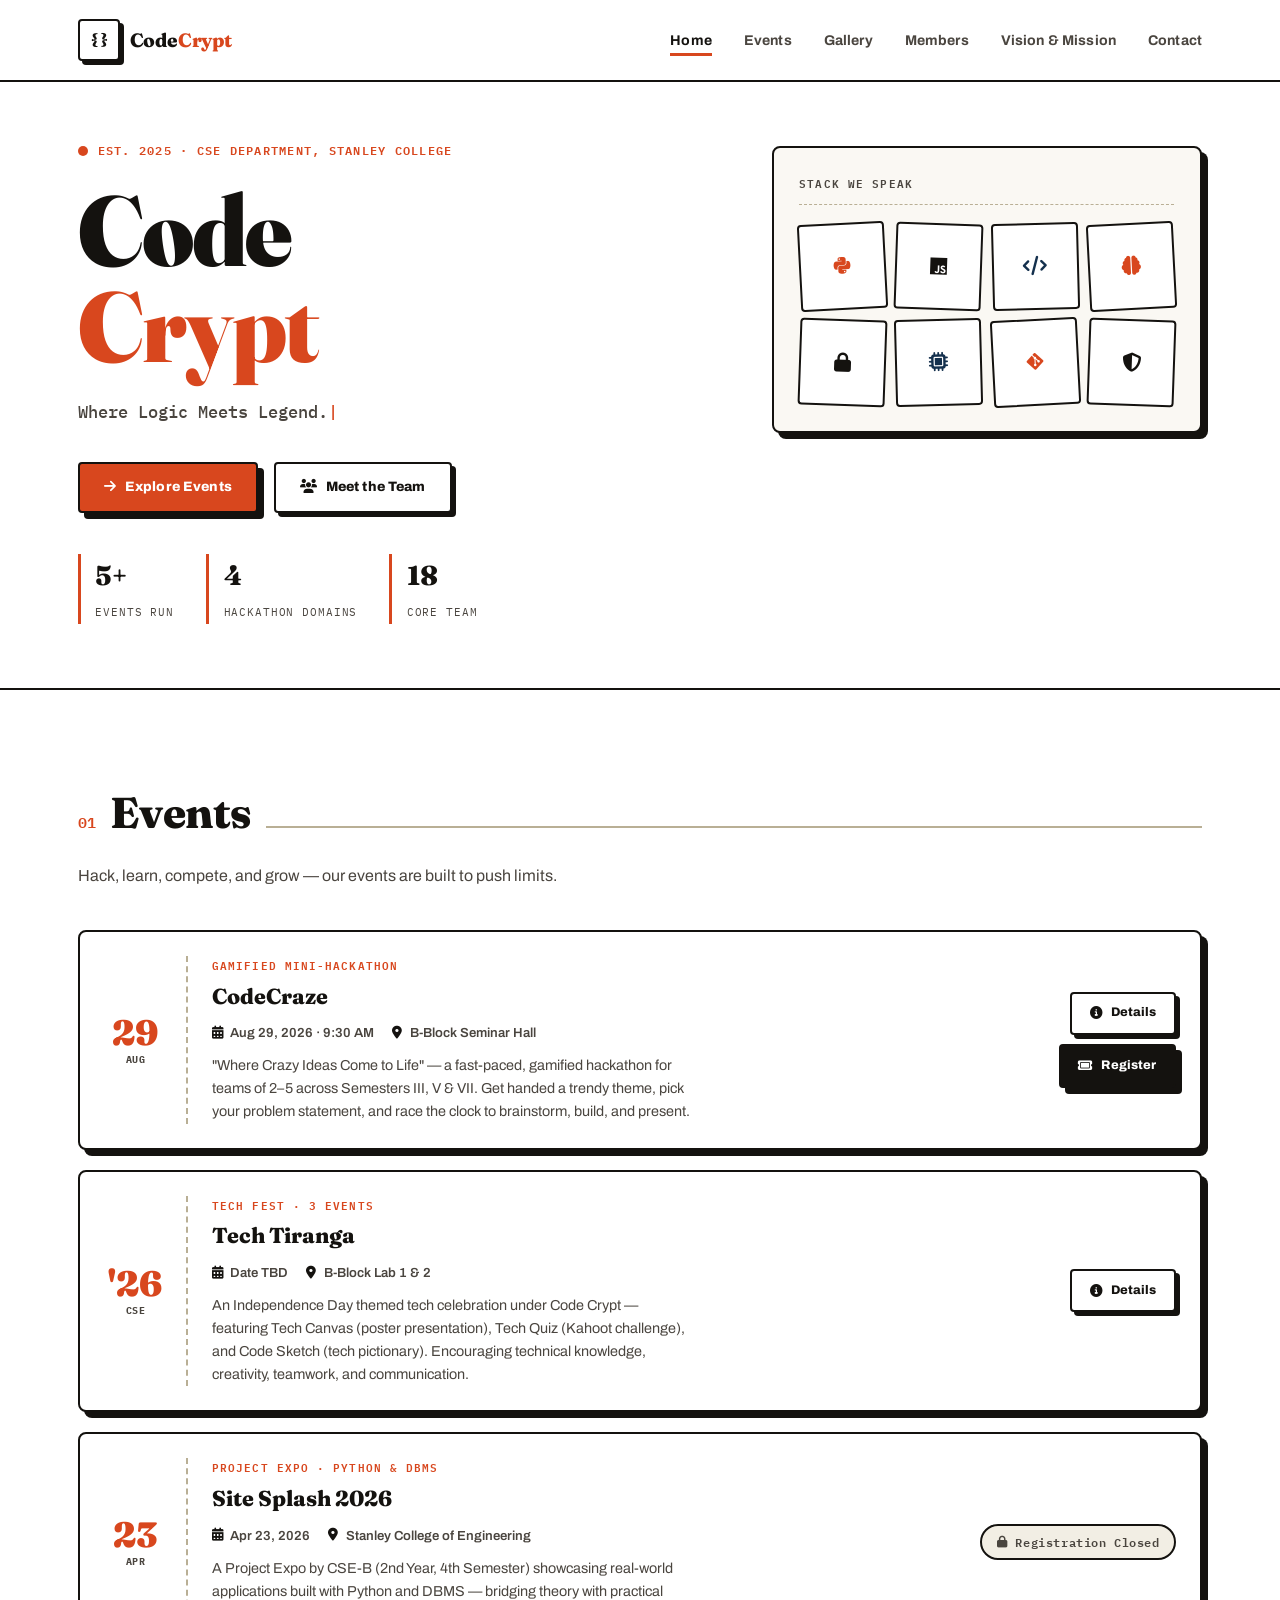
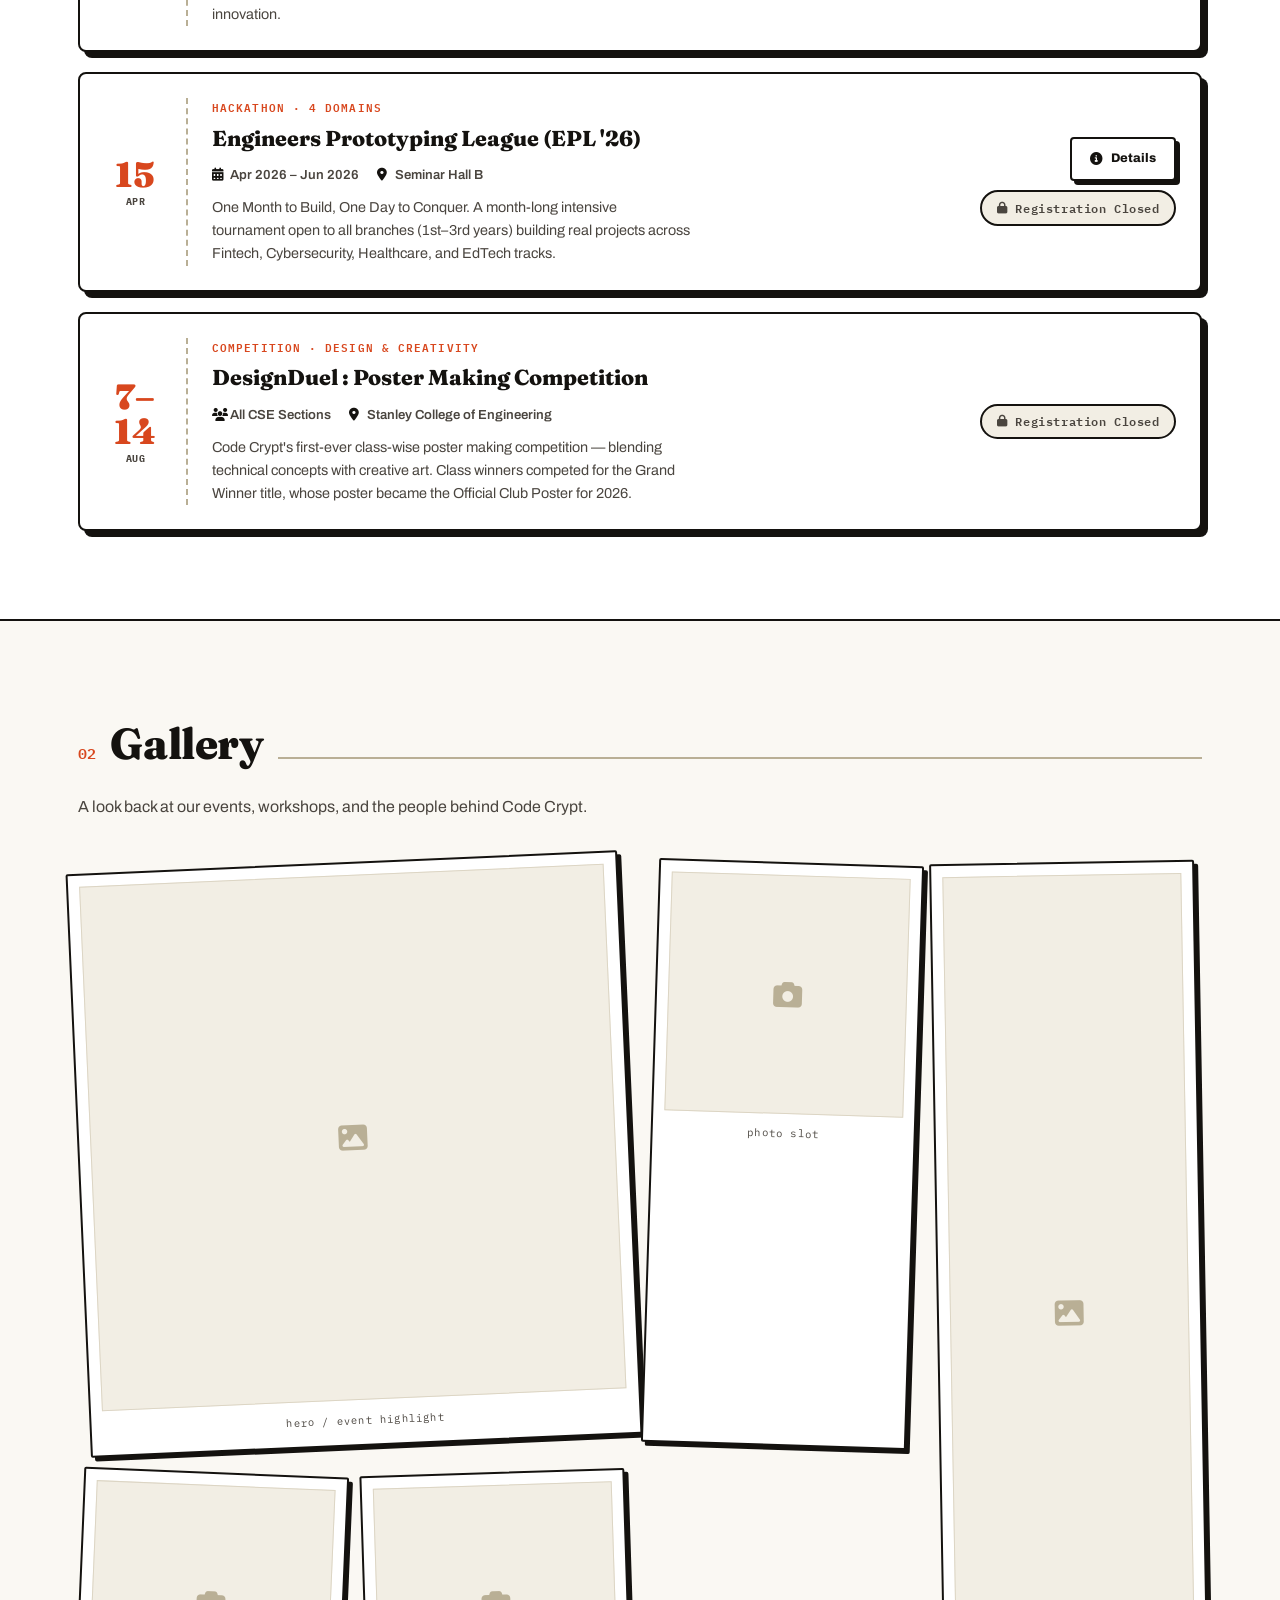
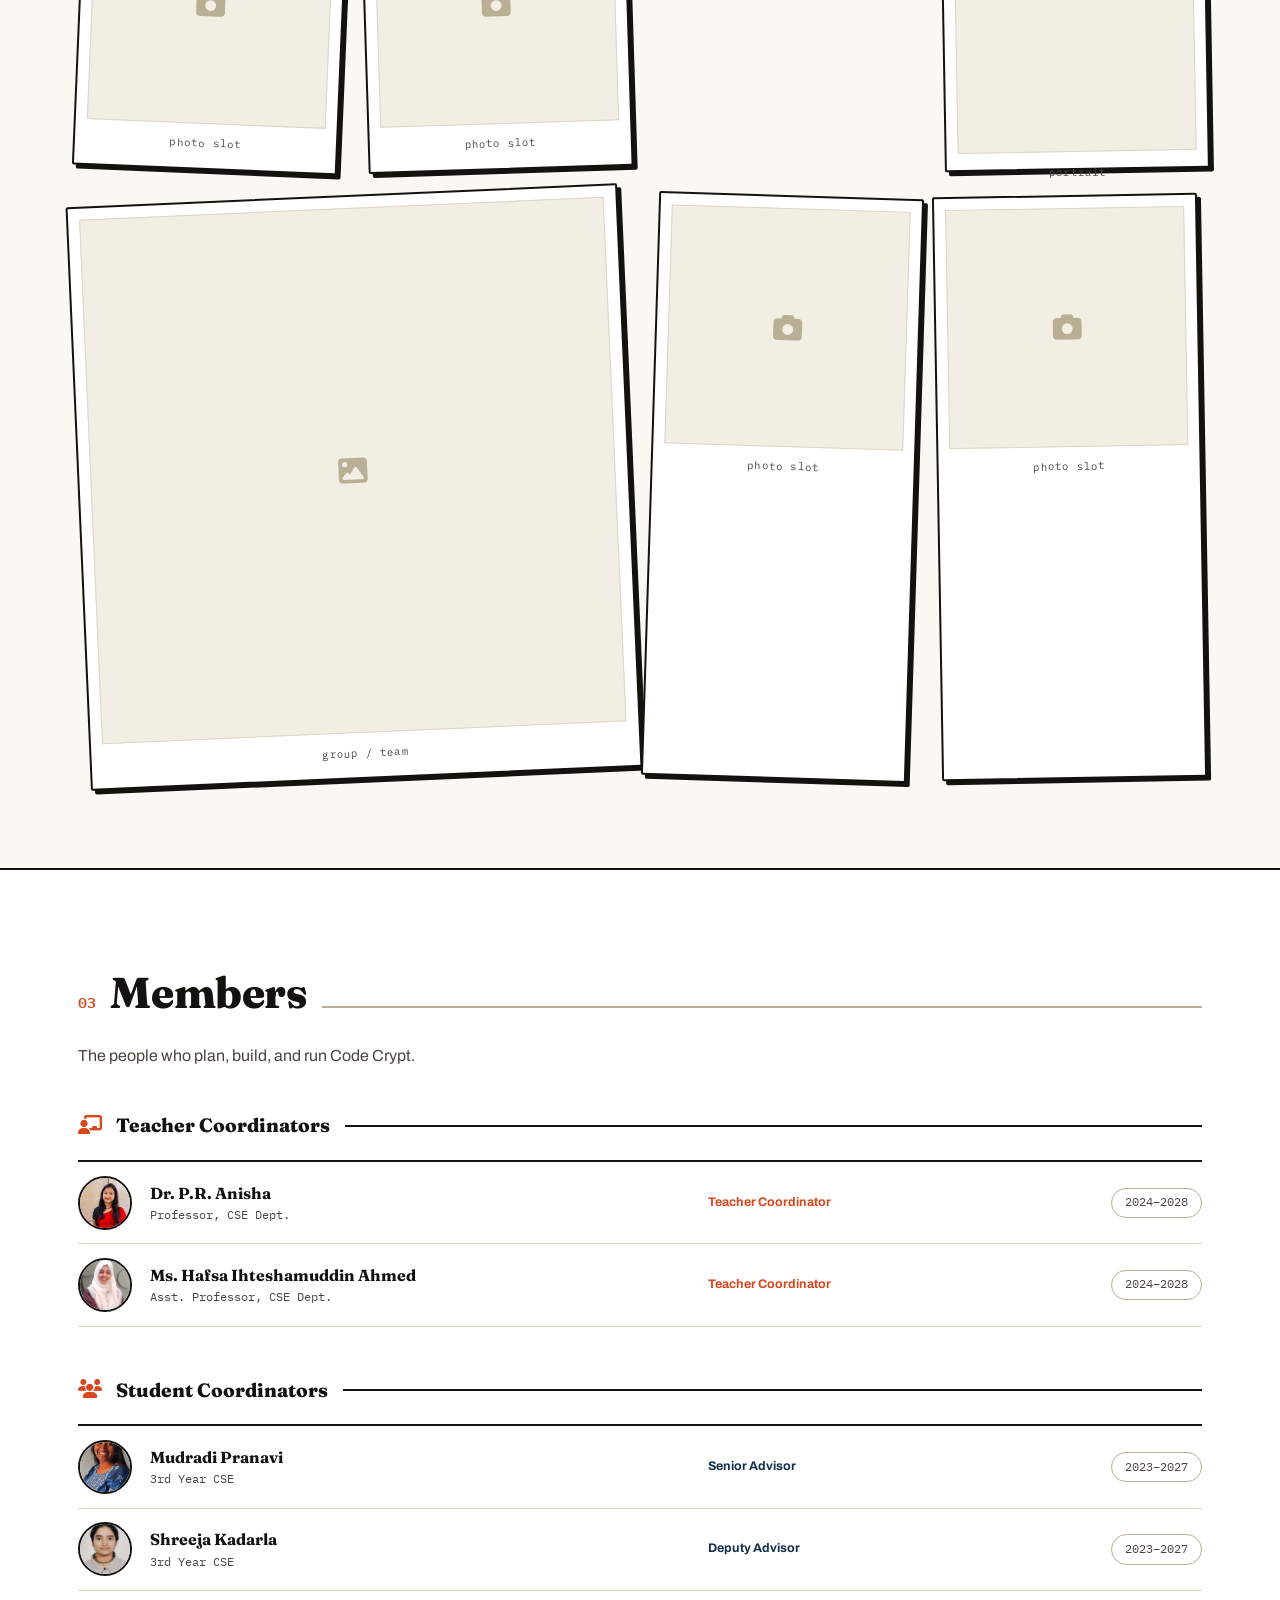
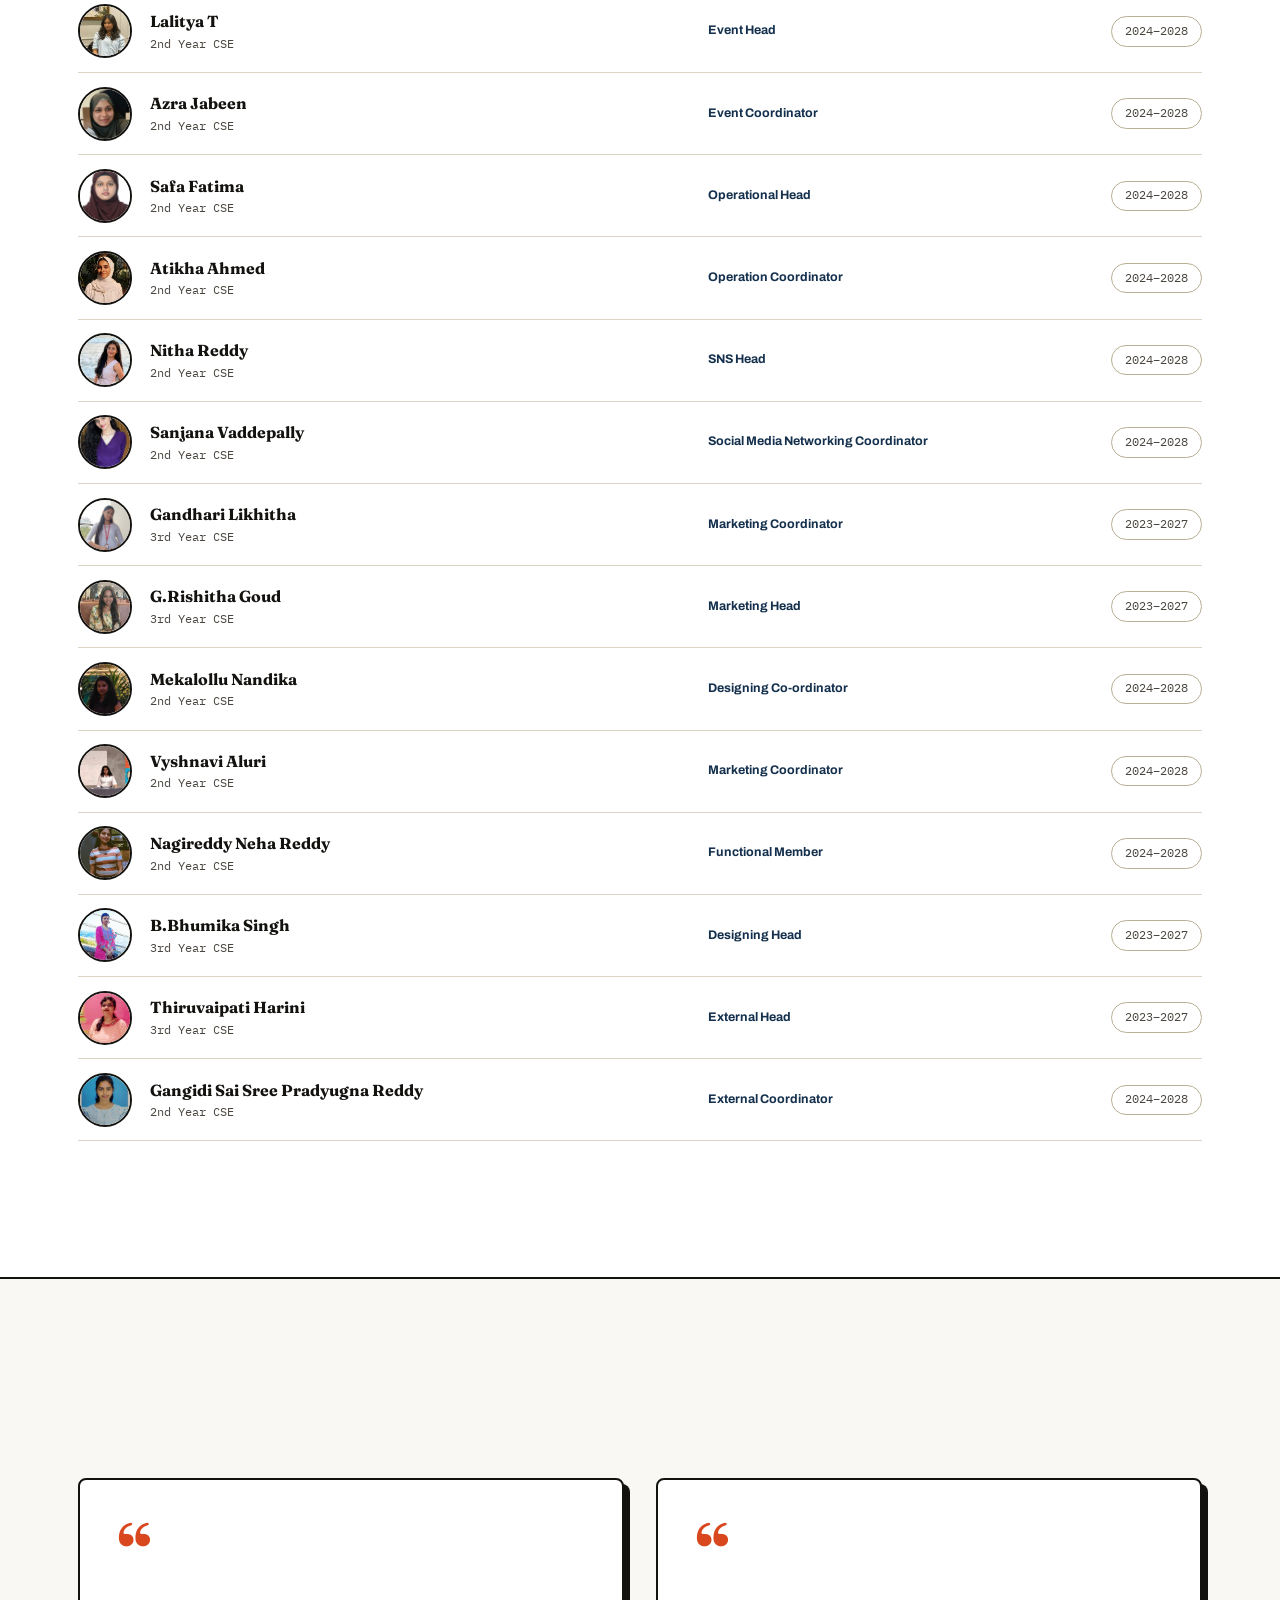
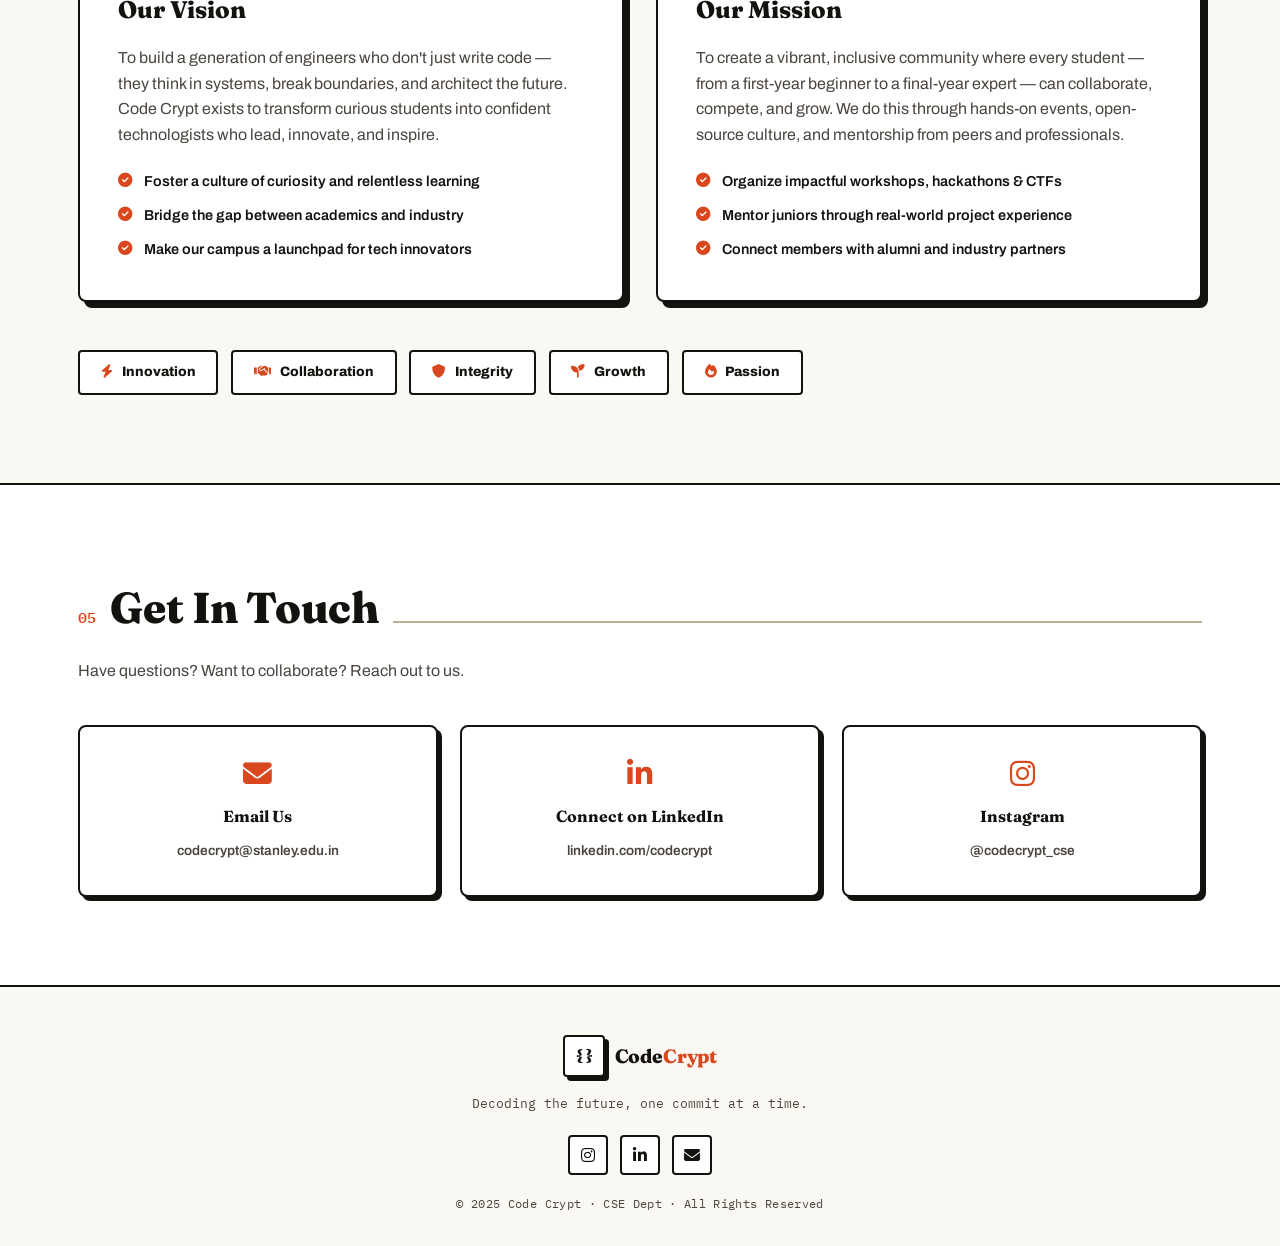
<file: index.html>
<!DOCTYPE html>
<html lang="en">

<head>
  <meta charset="UTF-8" />
  <meta name="viewport" content="width=device-width, initial-scale=1.0" />
  <title>Code Crypt — Where Logic Meets Legend</title>
  <link rel="stylesheet" href="style.css" />
  <link rel="preconnect" href="https://fonts.googleapis.com" />
  <link
    href="https://fonts.googleapis.com/css2?family=Fraunces:opsz,wght@9..144,600;9..144,700;9..144,800;9..144,900&family=Archivo:wght@400;500;600;700;800&family=IBM+Plex+Mono:wght@500;600&display=swap"
    rel="stylesheet" />
  <link rel="stylesheet" href="https://cdnjs.cloudflare.com/ajax/libs/font-awesome/6.5.0/css/all.min.css" />
</head>

<body>

  <div id="loader">
    <div class="loader-inner">
      <div class="loader-logo">
        <span class="bracket">{</span><span class="loader-cc">CC</span><span class="bracket">}</span>
      </div>
      <div class="loader-bar-wrap"><div class="loader-bar"></div></div>
      <p class="loader-text">Decrypting Access…</p>
    </div>
  </div>

  <div id="scroll-progress"></div>

  <nav id="navbar">
    <div class="nav-inner">
      <a href="#home" class="brand">
        <span class="brand-mark">{ }</span>
        <span class="brand-name">Code<em>Crypt</em></span>
      </a>
      <button class="hamburger" id="hamburger" aria-label="Toggle menu">
        <span></span><span></span><span></span>
      </button>
      <ul class="nav-links" id="nav-links">
        <li><a href="#home" class="nav-link active" data-section="home">Home</a></li>
        <li><a href="#events" class="nav-link" data-section="events">Events</a></li>
        <li><a href="#gallery" class="nav-link" data-section="gallery">Gallery</a></li>
        <li><a href="#members" class="nav-link" data-section="members">Members</a></li>
        <li><a href="#vision" class="nav-link" data-section="vision">Vision &amp; Mission</a></li>
        <li><a href="#contact" class="nav-link" data-section="contact">Contact</a></li>
      </ul>
    </div>
  </nav>

  <main>

    <!-- ===== HOME ===== -->
    <section id="home" class="wrap hero">
      <div>
        <div class="hero-eyebrow reveal">Est. 2025 · CSE Department, Stanley College</div>
        <h1 class="reveal">Code<br><em>Crypt</em></h1>
        <p class="hero-tagline reveal"><span id="typewriter"></span><span class="cursor">|</span></p>
        <div class="hero-cta reveal">
          <a href="#events" class="btn btn-accent"><i class="fa-solid fa-arrow-right"></i> Explore Events</a>
          <a href="#members" class="btn btn-outline"><i class="fa-solid fa-users"></i> Meet the Team</a>
        </div>
        <div class="hero-stats reveal">
          <div class="stat"><span class="stat-num">5+</span><span class="stat-label">Events Run</span></div>
          <div class="stat"><span class="stat-num">4</span><span class="stat-label">Hackathon Domains</span></div>
          <div class="stat"><span class="stat-num">18</span><span class="stat-label">Core Team</span></div>
        </div>
      </div>
      <div class="hero-panel reveal">
        <div class="hero-panel-head">Stack we speak</div>
        <div class="stamp-grid">
          <div class="stamp"><i class="fa-brands fa-python"></i></div>
          <div class="stamp"><i class="fa-brands fa-js"></i></div>
          <div class="stamp"><i class="fa-solid fa-code"></i></div>
          <div class="stamp"><i class="fa-solid fa-brain"></i></div>
          <div class="stamp"><i class="fa-solid fa-lock"></i></div>
          <div class="stamp"><i class="fa-solid fa-microchip"></i></div>
          <div class="stamp"><i class="fa-brands fa-git-alt"></i></div>
          <div class="stamp"><i class="fa-solid fa-shield-halved"></i></div>
        </div>
      </div>
    </section>

    <!-- ===== EVENTS ===== -->
    <section id="events" class="sect">
      <div class="wrap">
        <div class="sect-label reveal"><span class="num">01</span><h2>Events</h2><span class="rule"></span></div>
        <p class="sect-sub reveal">Hack, learn, compete, and grow — our events are built to push limits.</p>

        <div class="tickets reveal">

          <div class="ticket" onclick="window.location.href='codecraze.html'">
            <div class="ticket-idx">29<span class="idx-mon">AUG</span></div>
            <div class="ticket-body">
              <span class="ticket-tag">Gamified Mini-Hackathon</span>
              <h3 class="ticket-name">CodeCraze</h3>
              <div class="ticket-meta">
                <span><i class="fa-solid fa-calendar-days"></i> Aug 29, 2026 · 9:30 AM</span>
                <span><i class="fa-solid fa-location-dot"></i> B-Block Seminar Hall</span>
              </div>
              <p class="ticket-desc">"Where Crazy Ideas Come to Life" — a fast-paced, gamified hackathon for teams of
                2–5 across Semesters III, V &amp; VII. Get handed a trendy theme, pick your problem statement, and
                race the clock to brainstorm, build, and present.</p>
            </div>
            <div class="ticket-actions">
              <a href="codecraze.html" class="btn btn-outline btn-sm"><i class="fa-solid fa-circle-info"></i> Details</a>
              <a href="https://forms.gle/vhYko4os3o6hY12L7" target="_blank" rel="noopener" onclick="event.stopPropagation()" class="btn btn-solid btn-sm"><i class="fa-solid fa-ticket"></i> Register</a>
            </div>
          </div>

          <div class="ticket" onclick="window.location.href='TT.html'">
            <div class="ticket-idx">'26<span class="idx-mon">CSE</span></div>
            <div class="ticket-body">
              <span class="ticket-tag">Tech Fest · 3 Events</span>
              <h3 class="ticket-name">Tech Tiranga</h3>
              <div class="ticket-meta">
                <span><i class="fa-solid fa-calendar-days"></i> Date TBD</span>
                <span><i class="fa-solid fa-location-dot"></i> B-Block Lab 1 &amp; 2</span>
              </div>
              <p class="ticket-desc">An Independence Day themed tech celebration under Code Crypt — featuring Tech
                Canvas (poster presentation), Tech Quiz (Kahoot challenge), and Code Sketch (tech pictionary).
                Encouraging technical knowledge, creativity, teamwork, and communication.</p>
            </div>
            <div class="ticket-actions">
              <a href="TT.html" class="btn btn-outline btn-sm"><i class="fa-solid fa-circle-info"></i> Details</a>
            </div>
          </div>

          <div class="ticket">
            <div class="ticket-idx">23<span class="idx-mon">APR</span></div>
            <div class="ticket-body">
              <span class="ticket-tag">Project Expo · Python &amp; DBMS</span>
              <h3 class="ticket-name">Site Splash 2026</h3>
              <div class="ticket-meta">
                <span><i class="fa-solid fa-calendar-days"></i> Apr 23, 2026</span>
                <span><i class="fa-solid fa-location-dot"></i> Stanley College of Engineering</span>
              </div>
              <p class="ticket-desc">A Project Expo by CSE-B (2nd Year, 4th Semester) showcasing real-world
                applications built with Python and DBMS — bridging theory with practical innovation.</p>
            </div>
            <div class="ticket-actions">
              <span class="pill pill--closed"><i class="fa-solid fa-lock"></i> Registration Closed</span>
            </div>
          </div>

          <div class="ticket" onclick="window.location.href='epl.html'">
            <div class="ticket-idx">15<span class="idx-mon">APR</span></div>
            <div class="ticket-body">
              <span class="ticket-tag">Hackathon · 4 Domains</span>
              <h3 class="ticket-name">Engineers Prototyping League (EPL '26)</h3>
              <div class="ticket-meta">
                <span><i class="fa-solid fa-calendar-days"></i> Apr 2026 – Jun 2026</span>
                <span><i class="fa-solid fa-location-dot"></i> Seminar Hall B</span>
              </div>
              <p class="ticket-desc">One Month to Build, One Day to Conquer. A month-long intensive tournament open
                to all branches (1st–3rd years) building real projects across Fintech, Cybersecurity, Healthcare,
                and EdTech tracks.</p>
            </div>
            <div class="ticket-actions">
              <a href="epl.html" class="btn btn-outline btn-sm"><i class="fa-solid fa-circle-info"></i> Details</a>
              <span onclick="event.stopPropagation()" class="pill pill--closed"><i class="fa-solid fa-lock"></i> Registration Closed</span>
            </div>
          </div>

          <div class="ticket">
            <div class="ticket-idx">7–14<span class="idx-mon">AUG</span></div>
            <div class="ticket-body">
              <span class="ticket-tag">Competition · Design &amp; Creativity</span>
              <h3 class="ticket-name">DesignDuel : Poster Making Competition</h3>
              <div class="ticket-meta">
                <span><i class="fa-solid fa-users"></i> All CSE Sections</span>
                <span><i class="fa-solid fa-location-dot"></i> Stanley College of Engineering</span>
              </div>
              <p class="ticket-desc">Code Crypt's first-ever class-wise poster making competition — blending
                technical concepts with creative art. Class winners competed for the Grand Winner title, whose
                poster became the Official Club Poster for 2026.</p>
            </div>
            <div class="ticket-actions">
              <span class="pill pill--closed"><i class="fa-solid fa-lock"></i> Registration Closed</span>
            </div>
          </div>

        </div>
      </div>
    </section>

    <!-- ===== GALLERY ===== -->
    <section id="gallery" class="sect sect--tint">
      <div class="wrap">
        <div class="sect-label reveal"><span class="num">02</span><h2>Gallery</h2><span class="rule"></span></div>
        <p class="sect-sub reveal">A look back at our events, workshops, and the people behind Code Crypt.</p>

        <!--
          GALLERY PLACEHOLDERS — swap the <i class="fa-solid ..."> inside
          .polaroid-frame for an <img src="your-photo.jpg" alt="..."> when
          real photos are ready. Sizing keeps working automatically.
        -->
        <div class="scrapbook reveal">
          <div class="polaroid gi-wide"><div class="polaroid-frame"><i class="fa-solid fa-image"></i></div><div class="polaroid-cap">hero / event highlight</div></div>
          <div class="polaroid"><div class="polaroid-frame"><i class="fa-solid fa-camera"></i></div><div class="polaroid-cap">photo slot</div></div>
          <div class="polaroid gi-tall"><div class="polaroid-frame"><i class="fa-solid fa-image"></i></div><div class="polaroid-cap">portrait</div></div>
          <div class="polaroid"><div class="polaroid-frame"><i class="fa-solid fa-camera"></i></div><div class="polaroid-cap">photo slot</div></div>
          <div class="polaroid"><div class="polaroid-frame"><i class="fa-solid fa-camera"></i></div><div class="polaroid-cap">photo slot</div></div>
          <div class="polaroid gi-wide"><div class="polaroid-frame"><i class="fa-solid fa-image"></i></div><div class="polaroid-cap">group / team</div></div>
          <div class="polaroid"><div class="polaroid-frame"><i class="fa-solid fa-camera"></i></div><div class="polaroid-cap">photo slot</div></div>
          <div class="polaroid"><div class="polaroid-frame"><i class="fa-solid fa-camera"></i></div><div class="polaroid-cap">photo slot</div></div>
        </div>
      </div>
    </section>

    <!-- ===== MEMBERS ===== -->
    <section id="members" class="sect">
      <div class="wrap">
        <div class="sect-label reveal"><span class="num">03</span><h2>Members</h2><span class="rule"></span></div>
        <p class="sect-sub reveal">The people who plan, build, and run Code Crypt.</p>

        <div class="dir-group reveal">
          <div class="dir-head"><i class="fa-solid fa-chalkboard-user"></i> Teacher Coordinators<span class="rule"></span></div>
          <div class="dir-list">
            <div class="dir-row">
              <div class="dir-photo"><img src="ANISHA MA'AM.jpeg" alt="Dr. P.R. Anisha"></div>
              <div><div class="dir-name">Dr. P.R. Anisha</div><div class="dir-dept">Professor, CSE Dept.</div></div>
              <div class="dir-role is-teacher">Teacher Coordinator</div>
              <div class="dir-years">2024–2028</div>
            </div>
            <div class="dir-row">
              <div class="dir-photo"><img src="HAFSA IUA MA'AM.jpeg" alt="Ms. Hafsa Ihteshamuddin Ahmed"></div>
              <div><div class="dir-name">Ms. Hafsa Ihteshamuddin Ahmed</div><div class="dir-dept">Asst. Professor, CSE Dept.</div></div>
              <div class="dir-role is-teacher">Teacher Coordinator</div>
              <div class="dir-years">2024–2028</div>
            </div>
          </div>
        </div>

        <div class="dir-group reveal">
          <div class="dir-head"><i class="fa-solid fa-users"></i> Student Coordinators<span class="rule"></span></div>
          <div class="dir-list">
            <div class="dir-row">
              <div class="dir-photo"><img src="1.jpeg" alt="Mudradi Pranavi"></div>
              <div><div class="dir-name">Mudradi Pranavi</div><div class="dir-dept">3rd Year CSE</div></div>
              <div class="dir-role">Senior Advisor</div>
              <div class="dir-years">2023–2027</div>
            </div>
            <div class="dir-row">
              <div class="dir-photo"><img src="2.jpeg" alt="Shreeja Kadarla"></div>
              <div><div class="dir-name">Shreeja Kadarla</div><div class="dir-dept">3rd Year CSE</div></div>
              <div class="dir-role">Deputy Advisor</div>
              <div class="dir-years">2023–2027</div>
            </div>
            <div class="dir-row">
              <div class="dir-photo"><img src="3.jpeg" alt="Lalitya T"></div>
              <div><div class="dir-name">Lalitya T</div><div class="dir-dept">2nd Year CSE</div></div>
              <div class="dir-role">Event Head</div>
              <div class="dir-years">2024–2028</div>
            </div>
            <div class="dir-row">
              <div class="dir-photo"><img src="azra.jpeg" alt="Azra Jabeen"></div>
              <div><div class="dir-name">Azra Jabeen</div><div class="dir-dept">2nd Year CSE</div></div>
              <div class="dir-role">Event Coordinator</div>
              <div class="dir-years">2024–2028</div>
            </div>
            <div class="dir-row">
              <div class="dir-photo"><img src="15.jpeg" alt="Safa Fatima"></div>
              <div><div class="dir-name">Safa Fatima</div><div class="dir-dept">2nd Year CSE</div></div>
              <div class="dir-role">Operational Head</div>
              <div class="dir-years">2024–2028</div>
            </div>
            <div class="dir-row">
              <div class="dir-photo"><img src="16.jpeg" alt="Atikha Ahmed"></div>
              <div><div class="dir-name">Atikha Ahmed</div><div class="dir-dept">2nd Year CSE</div></div>
              <div class="dir-role">Operation Coordinator</div>
              <div class="dir-years">2024–2028</div>
            </div>
            <div class="dir-row">
              <div class="dir-photo"><img src="/8.jpeg" alt="Nitha Reddy"></div>
              <div><div class="dir-name">Nitha Reddy</div><div class="dir-dept">2nd Year CSE</div></div>
              <div class="dir-role">SNS Head</div>
              <div class="dir-years">2024–2028</div>
            </div>
            <div class="dir-row">
              <div class="dir-photo"><img src="7.jpeg" alt="Sanjana Vaddepally"></div>
              <div><div class="dir-name">Sanjana Vaddepally</div><div class="dir-dept">2nd Year CSE</div></div>
              <div class="dir-role">Social Media Networking Coordinator</div>
              <div class="dir-years">2024–2028</div>
            </div>
            <div class="dir-row">
              <div class="dir-photo"><img src="5.jpeg" alt="Gandhari Likhitha"></div>
              <div><div class="dir-name">Gandhari Likhitha</div><div class="dir-dept">3rd Year CSE</div></div>
              <div class="dir-role">Marketing Coordinator</div>
              <div class="dir-years">2023–2027</div>
            </div>
            <div class="dir-row">
              <div class="dir-photo"><img src="6.jpeg" alt="G.Rishitha Goud"></div>
              <div><div class="dir-name">G.Rishitha Goud</div><div class="dir-dept">3rd Year CSE</div></div>
              <div class="dir-role">Marketing Head</div>
              <div class="dir-years">2023–2027</div>
            </div>
            <div class="dir-row">
              <div class="dir-photo"><img src="9.jpeg" alt="Mekalollu Nandika"></div>
              <div><div class="dir-name">Mekalollu Nandika</div><div class="dir-dept">2nd Year CSE</div></div>
              <div class="dir-role">Designing Co-ordinator</div>
              <div class="dir-years">2024–2028</div>
            </div>
            <div class="dir-row">
              <div class="dir-photo"><img src="/10.jpeg" alt="Vyshnavi Aluri"></div>
              <div><div class="dir-name">Vyshnavi Aluri</div><div class="dir-dept">2nd Year CSE</div></div>
              <div class="dir-role">Marketing Coordinator</div>
              <div class="dir-years">2024–2028</div>
            </div>
            <div class="dir-row">
              <div class="dir-photo"><img src="11.jpeg" alt="Nagireddy Neha Reddy"></div>
              <div><div class="dir-name">Nagireddy Neha Reddy</div><div class="dir-dept">2nd Year CSE</div></div>
              <div class="dir-role">Functional Member</div>
              <div class="dir-years">2024–2028</div>
            </div>
            <div class="dir-row">
              <div class="dir-photo"><img src="12.jpeg" alt="B.Bhumika Singh"></div>
              <div><div class="dir-name">B.Bhumika Singh</div><div class="dir-dept">3rd Year CSE</div></div>
              <div class="dir-role">Designing Head</div>
              <div class="dir-years">2023–2027</div>
            </div>
            <div class="dir-row">
              <div class="dir-photo"><img src="13.jpeg" alt="Thiruvaipati Harini"></div>
              <div><div class="dir-name">Thiruvaipati Harini</div><div class="dir-dept">3rd Year CSE</div></div>
              <div class="dir-role">External Head</div>
              <div class="dir-years">2023–2027</div>
            </div>
            <div class="dir-row">
              <div class="dir-photo"><img src="14.jpeg" alt="Gangidi Sai Sree Pradyugna Reddy"></div>
              <div><div class="dir-name">Gangidi Sai Sree Pradyugna Reddy</div><div class="dir-dept">2nd Year CSE</div></div>
              <div class="dir-role">External Coordinator</div>
              <div class="dir-years">2024–2028</div>
            </div>
          </div>
        </div>
      </div>
    </section>

    <!-- ===== VISION & MISSION ===== -->
    <section id="vision" class="sect sect--tint">
      <div class="wrap">
        <div class="sect-label reveal"><span class="num">04</span><h2>Vision &amp; Mission</h2><span class="rule"></span></div>

        <div class="manifesto">
          <div class="manifesto-card reveal">
            <div class="manifesto-quote">“</div>
            <h3>Our Vision</h3>
            <p>To build a generation of engineers who don't just write code — they think in systems, break
              boundaries, and architect the future. Code Crypt exists to transform curious students into confident
              technologists who lead, innovate, and inspire.</p>
            <ul class="check-list">
              <li><i class="fa-solid fa-check-circle"></i> Foster a culture of curiosity and relentless learning</li>
              <li><i class="fa-solid fa-check-circle"></i> Bridge the gap between academics and industry</li>
              <li><i class="fa-solid fa-check-circle"></i> Make our campus a launchpad for tech innovators</li>
            </ul>
          </div>

          <div class="manifesto-card reveal">
            <div class="manifesto-quote">“</div>
            <h3>Our Mission</h3>
            <p>To create a vibrant, inclusive community where every student — from a first-year beginner to a
              final-year expert — can collaborate, compete, and grow. We do this through hands-on events,
              open-source culture, and mentorship from peers and professionals.</p>
            <ul class="check-list">
              <li><i class="fa-solid fa-check-circle"></i> Organize impactful workshops, hackathons &amp; CTFs</li>
              <li><i class="fa-solid fa-check-circle"></i> Mentor juniors through real-world project experience</li>
              <li><i class="fa-solid fa-check-circle"></i> Connect members with alumni and industry partners</li>
            </ul>
          </div>
        </div>

        <div class="values-row reveal">
          <div class="value-chip"><i class="fa-solid fa-bolt"></i> Innovation</div>
          <div class="value-chip"><i class="fa-solid fa-handshake"></i> Collaboration</div>
          <div class="value-chip"><i class="fa-solid fa-shield"></i> Integrity</div>
          <div class="value-chip"><i class="fa-solid fa-seedling"></i> Growth</div>
          <div class="value-chip"><i class="fa-solid fa-fire"></i> Passion</div>
        </div>
      </div>
    </section>

    <!-- ===== CONTACT ===== -->
    <section id="contact" class="sect">
      <div class="wrap">
        <div class="sect-label reveal"><span class="num">05</span><h2>Get In Touch</h2><span class="rule"></span></div>
        <p class="sect-sub reveal">Have questions? Want to collaborate? Reach out to us.</p>

        <div class="contact-grid reveal">
          <div class="contact-card">
            <i class="fa-solid fa-envelope"></i>
            <h4>Email Us</h4>
            <a href="mailto:codecrypt@stanley.edu.in">codecrypt@stanley.edu.in</a>
          </div>
          <div class="contact-card">
            <i class="fa-brands fa-linkedin-in"></i>
            <h4>Connect on LinkedIn</h4>
            <a href="https://www.linkedin.com/company/codecrypt-club-stlw/" target="_blank" rel="noopener">linkedin.com/codecrypt</a>
          </div>
          <div class="contact-card">
            <i class="fa-brands fa-instagram"></i>
            <h4>Instagram</h4>
            <a href="https://www.instagram.com/code_crypt_" target="_blank" rel="noopener">@codecrypt_cse</a>
          </div>
        </div>
      </div>
    </section>

  </main>

  <footer id="footer">
    <div class="wrap footer-inner">
      <div class="footer-brand">
        <span class="brand-mark">{ }</span>
        <span class="brand-name">Code<em>Crypt</em></span>
      </div>
      <p class="footer-tagline">Decoding the future, one commit at a time.</p>
      <div class="footer-socials">
        <a href="https://www.instagram.com/code_crypt_" target="_blank" rel="noopener"><i class="fa-brands fa-instagram"></i></a>
        <a href="https://www.linkedin.com/company/codecrypt-club-stlw/" target="_blank" rel="noopener"><i class="fa-brands fa-linkedin-in"></i></a>
        <a href="mailto:codecrypt@stanley.edu.in"><i class="fa-solid fa-envelope"></i></a>
      </div>
      <p class="footer-copy">&copy; 2025 Code Crypt · CSE Dept · All Rights Reserved</p>
    </div>
  </footer>

  <button id="back-to-top" aria-label="Back to top"><i class="fa-solid fa-chevron-up"></i></button>

  <script src="script.js"></script>
</body>

</html>
</file>
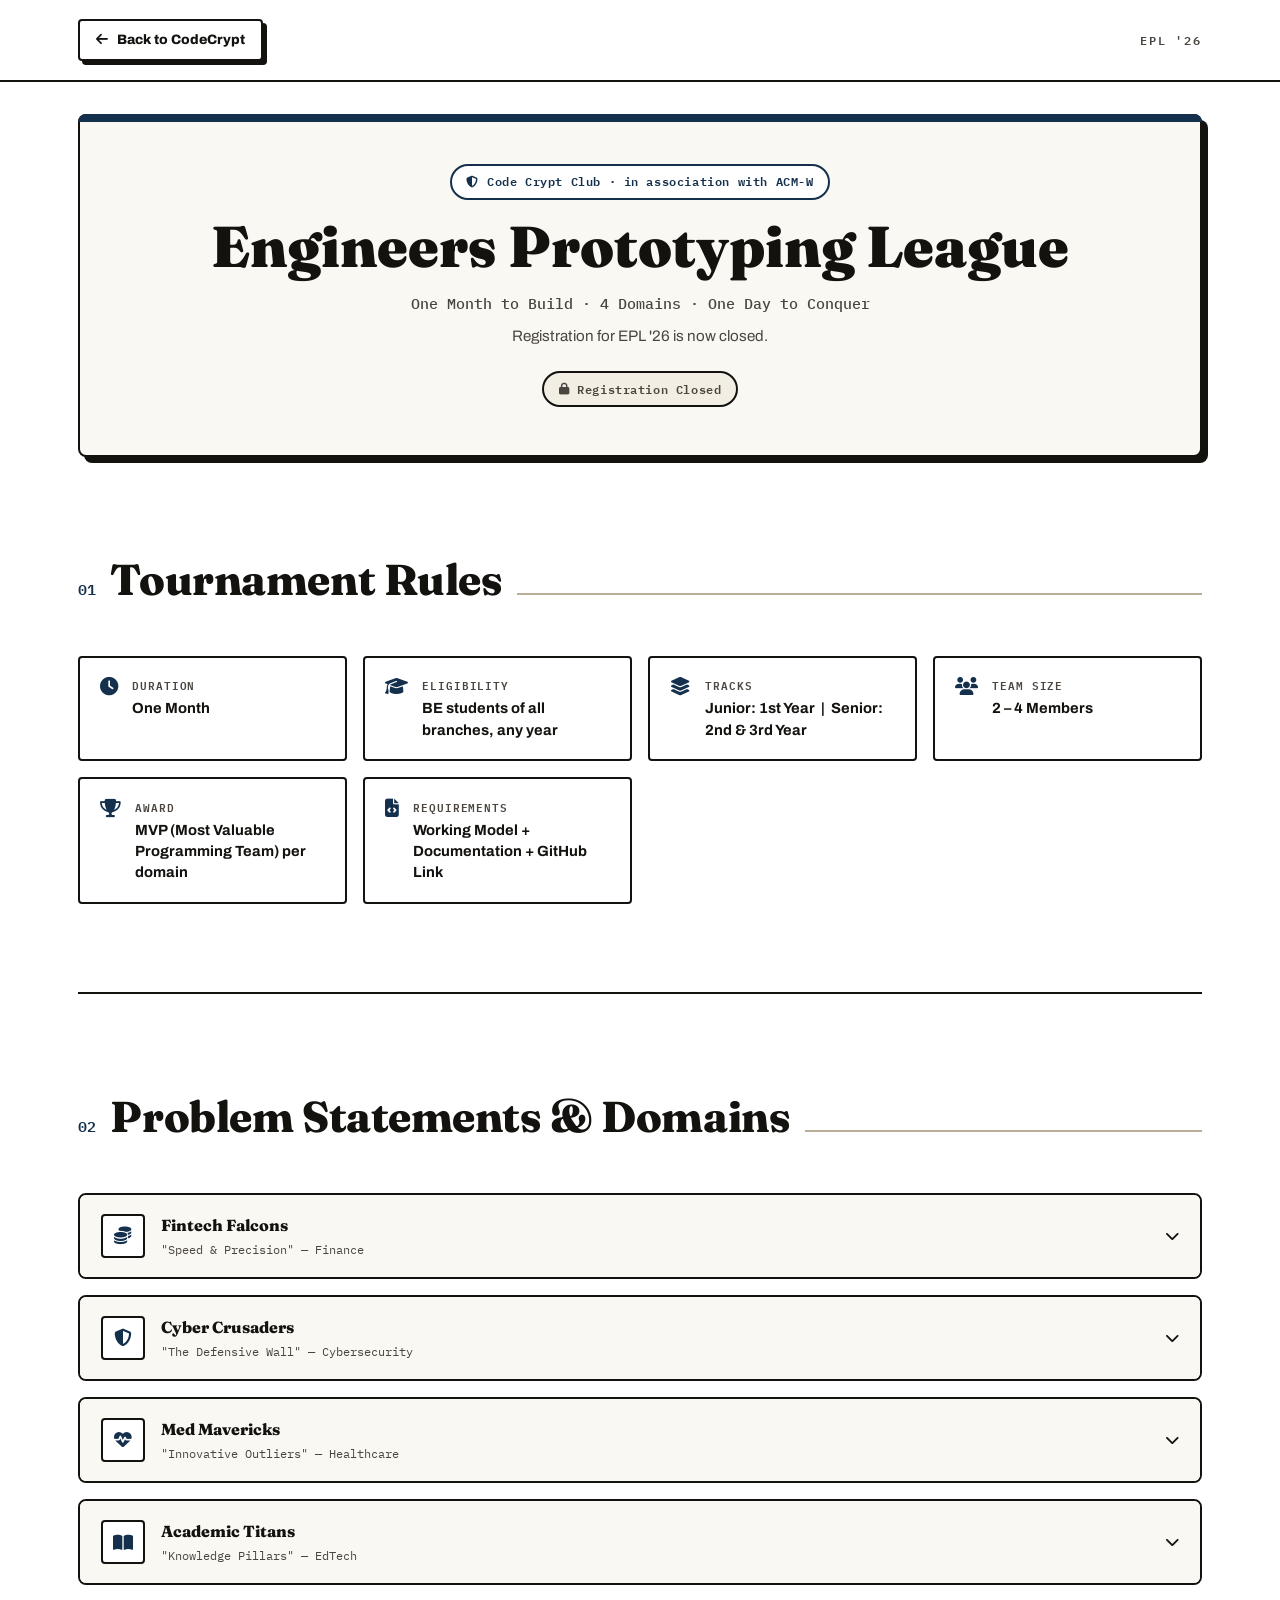
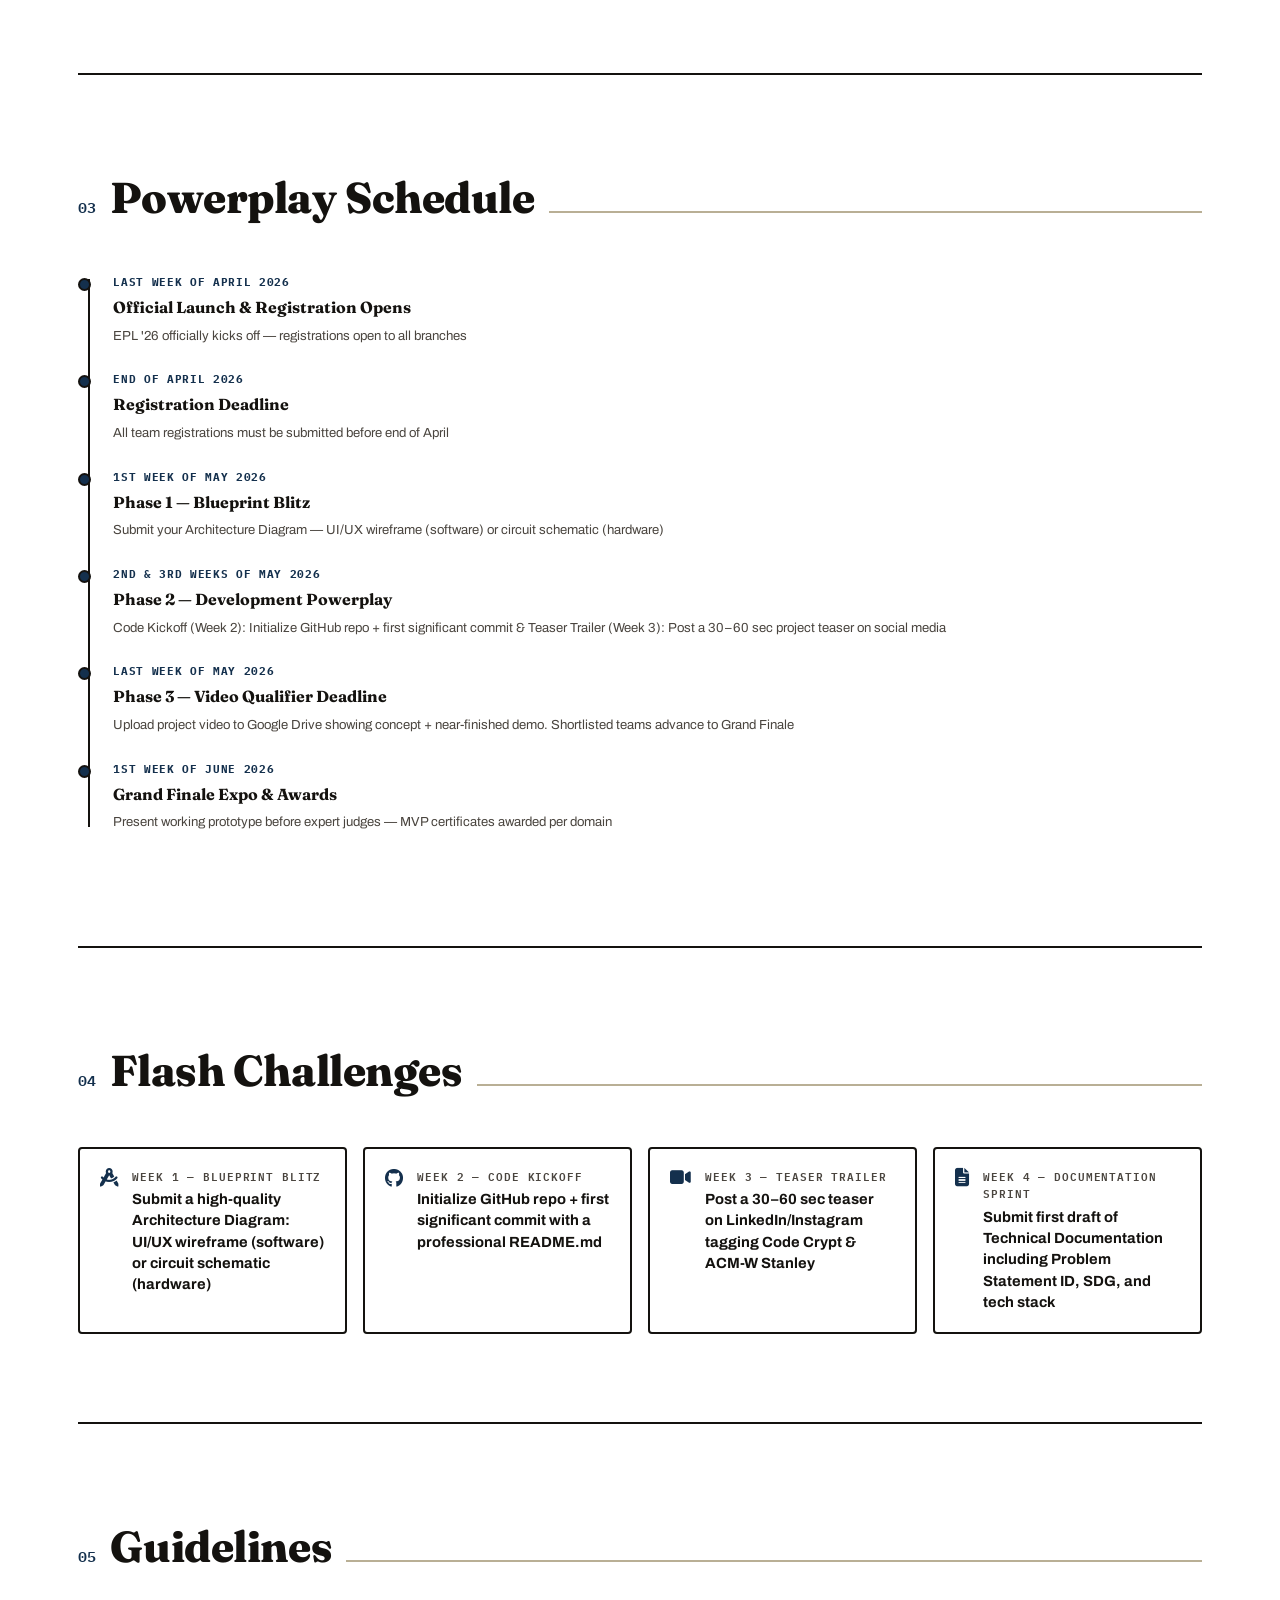
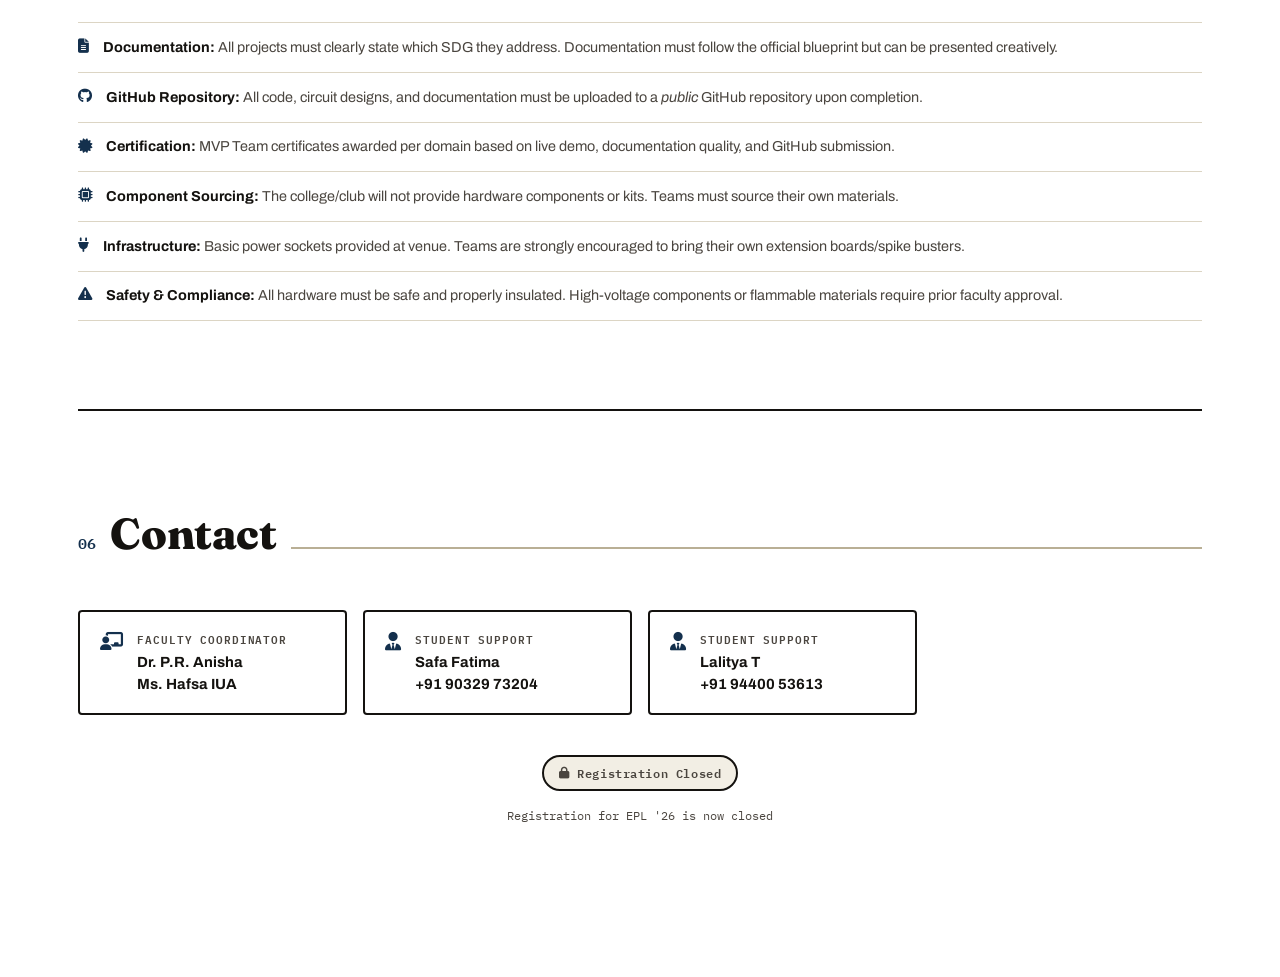
<file: epl.html>
<!DOCTYPE html>
<html lang="en">

<head>
  <meta charset="UTF-8" />
  <meta name="viewport" content="width=device-width, initial-scale=1.0" />
  <title>EPL '26 — Engineers Prototyping League | Code Crypt</title>
  <link rel="stylesheet" href="style.css" />
  <link rel="preconnect" href="https://fonts.googleapis.com" />
  <link
    href="https://fonts.googleapis.com/css2?family=Fraunces:opsz,wght@9..144,600;9..144,700;9..144,800;9..144,900&family=Archivo:wght@400;500;600;700;800&family=IBM+Plex+Mono:wght@500;600&display=swap"
    rel="stylesheet" />
  <link rel="stylesheet" href="https://cdnjs.cloudflare.com/ajax/libs/font-awesome/6.5.0/css/all.min.css" />
</head>

<body class="theme-epl">

  <nav class="subnav">
    <div class="nav-inner">
      <a href="index.html" class="back-link"><i class="fa-solid fa-arrow-left"></i> Back to CodeCrypt</a>
      <span class="subnav-tag">EPL '26</span>
    </div>
  </nav>

  <div class="wrap">

    <div class="page-hero">
      <span class="pill pill--accent"><i class="fa-solid fa-shield-halved"></i> Code Crypt Club · in association with ACM-W</span>
      <h1>Engineers Prototyping League</h1>
      <p class="tagline">One Month to Build · 4 Domains · One Day to Conquer</p>
      <p class="desc">Registration for EPL '26 is now closed.</p>
      <span class="pill pill--closed"><i class="fa-solid fa-lock"></i> Registration Closed</span>
    </div>

    <section class="sect">
      <div class="sect-label reveal"><span class="num">01</span><h2>Tournament Rules</h2><span class="rule"></span></div>
      <div class="tiles reveal">
        <div class="tile"><i class="fa-solid fa-clock"></i><div><div class="tile-label">Duration</div><div class="tile-value">One Month</div></div></div>
        <div class="tile"><i class="fa-solid fa-graduation-cap"></i><div><div class="tile-label">Eligibility</div><div class="tile-value">BE students of all branches, any year</div></div></div>
        <div class="tile"><i class="fa-solid fa-layer-group"></i><div><div class="tile-label">Tracks</div><div class="tile-value">Junior: 1st Year&nbsp; |&nbsp; Senior: 2nd &amp; 3rd Year</div></div></div>
        <div class="tile"><i class="fa-solid fa-users"></i><div><div class="tile-label">Team Size</div><div class="tile-value">2 – 4 Members</div></div></div>
        <div class="tile"><i class="fa-solid fa-trophy"></i><div><div class="tile-label">Award</div><div class="tile-value">MVP (Most Valuable Programming Team) per domain</div></div></div>
        <div class="tile"><i class="fa-solid fa-file-code"></i><div><div class="tile-label">Requirements</div><div class="tile-value">Working Model + Documentation + GitHub Link</div></div></div>
      </div>
    </section>

    <section class="sect">
      <div class="sect-label reveal"><span class="num">02</span><h2>Problem Statements &amp; Domains</h2><span class="rule"></span></div>

      <div class="accordion-list reveal">

        <!-- FINTECH FALCONS -->
        <div class="accordion" id="acc-fintech">
          <div class="accordion-head" onclick="toggleAcc('acc-fintech')">
            <div class="accordion-icon"><i class="fa-solid fa-coins"></i></div>
            <div class="accordion-meta"><div class="accordion-name">Fintech Falcons</div><div class="accordion-tagline">"Speed &amp; Precision" — Finance</div></div>
            <i class="fa-solid fa-chevron-down accordion-toggle"></i>
          </div>
          <div class="accordion-body">
            <div class="info-bar"><i class="fa-solid fa-circle-info"></i> Select your year track, then choose Hardware or Software — each card is a valid problem statement.</div>
            <div class="tab-row">
              <button class="tab active" onclick="switchTab(this,'fintech-junior','fintech-senior')">Junior (1st Year)</button>
              <button class="tab" onclick="switchTab(this,'fintech-senior','fintech-junior')">Senior (2nd/3rd Year)</button>
            </div>

            <div class="tab-panel active" id="fintech-junior">
              <div class="tab-row tab-row--sub">
                <button class="tab-sm active" onclick="switchType(this,'fintech-junior-hw','fintech-junior-sw')">⚙️ Hardware</button>
                <button class="tab-sm" onclick="switchType(this,'fintech-junior-sw','fintech-junior-hw')">💻 Software</button>
              </div>
              <div class="tab-panel active" id="fintech-junior-hw">
                <div class="ps-grid">
                  <div class="ps-card"><span class="ps-badge">FF-01-H1</span><div class="ps-text">Digital Keypad Savings Box</div><span class="ps-sdg">SDG 8</span><div class="ps-desc">Unlocks with a 4-digit code on a 4×4 Matrix Keypad</div></div>
                  <div class="ps-card"><span class="ps-badge">FF-01-H2</span><div class="ps-text">Smart Coin Counter</div><span class="ps-sdg">SDG 8</span><div class="ps-desc">IR sensor counts and totals coin value on display</div></div>
                  <div class="ps-card"><span class="ps-badge">FF-01-H3</span><div class="ps-text">RFID-Based "Pocket Money" Card</div><span class="ps-sdg">SDG 8, 9</span><div class="ps-desc">Reads tag and shows balance on LCD</div></div>
                </div>
              </div>
              <div class="tab-panel" id="fintech-junior-sw">
                <div class="ps-grid">
                  <div class="ps-card"><span class="ps-badge">FF-01-S1</span><div class="ps-text">Smart Expense Tracker &amp; Budget Planner</div><span class="ps-sdg">SDG 12</span><div class="ps-desc">Visual charts and budget alerts</div></div>
                  <div class="ps-card"><span class="ps-badge">FF-01-S2</span><div class="ps-text">Personalized Fixed Deposit (FD) Calculator</div><span class="ps-sdg">SDG 4</span><div class="ps-desc">Compares bank interest rates side by side</div></div>
                  <div class="ps-card"><span class="ps-badge">FF-01-S3</span><div class="ps-text">Basic Stock Market Learning Simulator</div><span class="ps-sdg">SDG 4</span><div class="ps-desc">Virtual currency for risk-free trading practice</div></div>
                  <div class="ps-card"><span class="ps-badge">FF-01-S4</span><div class="ps-text">Group Expense Splitter (Split-Bill)</div><span class="ps-sdg">SDG 17</span><div class="ps-desc">Calculates and tracks shared costs among groups</div></div>
                  <div class="ps-card"><span class="ps-badge">FF-01-S5</span><div class="ps-text">Automated Invoice Generator for Small Businesses</div><span class="ps-sdg">SDG 8</span><div class="ps-desc">Generates professional PDF invoices automatically</div></div>
                </div>
              </div>
            </div>

            <div class="tab-panel" id="fintech-senior">
              <div class="tab-row tab-row--sub">
                <button class="tab-sm active" onclick="switchType(this,'fintech-senior-hw','fintech-senior-sw')">⚙️ Hardware</button>
                <button class="tab-sm" onclick="switchType(this,'fintech-senior-sw','fintech-senior-hw')">💻 Software</button>
              </div>
              <div class="tab-panel active" id="fintech-senior-hw">
                <div class="ps-grid">
                  <div class="ps-card"><span class="ps-badge">FF-02-H1</span><div class="ps-text">Intrusion Alarm System</div><span class="ps-sdg">SDG 11</span><div class="ps-desc">Magnetic reed switches for door/window security</div></div>
                  <div class="ps-card"><span class="ps-badge">FF-02-H2</span><div class="ps-text">USB Port Alert</div><span class="ps-sdg">SDG 9</span><div class="ps-desc">Buzzer if unauthorized device is plugged in (detects 5V)</div></div>
                  <div class="ps-card"><span class="ps-badge">FF-02-H3</span><div class="ps-text">Laser Tripwire Security</div><span class="ps-sdg">SDG 11, 16</span><div class="ps-desc">LDR and laser pointer for perimeter protection</div></div>
                </div>
              </div>
              <div class="tab-panel" id="fintech-senior-sw">
                <div class="ps-grid">
                  <div class="ps-card"><span class="ps-badge">FF-02-S1</span><div class="ps-text">AI-Based Credit Scoring System</div><span class="ps-sdg">SDG 10</span><div class="ps-desc">Uses alternative data for unbanked users</div></div>
                  <div class="ps-card"><span class="ps-badge">FF-02-S2</span><div class="ps-text">Blockchain-Based P2P Lending DApp</div><span class="ps-sdg">SDG 8</span><div class="ps-desc">Smart contracts for peer-to-peer lending</div></div>
                  <div class="ps-card"><span class="ps-badge">FF-02-S3</span><div class="ps-text">Fraudulent Transaction Detection System</div><span class="ps-sdg">SDG 16</span><div class="ps-desc">AI pattern analysis to catch suspicious activity</div></div>
                  <div class="ps-card"><span class="ps-badge">FF-02-S4</span><div class="ps-text">Automated Crypto-Portfolio Manager</div><span class="ps-sdg">SDG 9</span><div class="ps-desc">Live prices with RSI-based suggestions</div></div>
                  <div class="ps-card"><span class="ps-badge">FF-02-S5</span><div class="ps-text">Micro-Insurance Portal for Gig Workers</div><span class="ps-sdg">SDG 8</span><div class="ps-desc">Flexible daily/weekly insurance plans</div></div>
                </div>
              </div>
            </div>
          </div>
        </div>

        <!-- CYBER CRUSADERS -->
        <div class="accordion" id="acc-cyber">
          <div class="accordion-head" onclick="toggleAcc('acc-cyber')">
            <div class="accordion-icon"><i class="fa-solid fa-shield-halved"></i></div>
            <div class="accordion-meta"><div class="accordion-name">Cyber Crusaders</div><div class="accordion-tagline">"The Defensive Wall" — Cybersecurity</div></div>
            <i class="fa-solid fa-chevron-down accordion-toggle"></i>
          </div>
          <div class="accordion-body">
            <div class="info-bar"><i class="fa-solid fa-circle-info"></i> Select your year track, then choose Hardware or Software — each card is a valid problem statement.</div>
            <div class="tab-row">
              <button class="tab active" onclick="switchTab(this,'cyber-junior','cyber-senior')">Junior (1st Year)</button>
              <button class="tab" onclick="switchTab(this,'cyber-senior','cyber-junior')">Senior (2nd/3rd Year)</button>
            </div>

            <div class="tab-panel active" id="cyber-junior">
              <div class="tab-row tab-row--sub">
                <button class="tab-sm active" onclick="switchType(this,'cyber-junior-hw','cyber-junior-sw')">⚙️ Hardware</button>
                <button class="tab-sm" onclick="switchType(this,'cyber-junior-sw','cyber-junior-hw')">💻 Software</button>
              </div>
              <div class="tab-panel active" id="cyber-junior-hw">
                <div class="ps-grid">
                  <div class="ps-card"><span class="ps-badge">CC-01-H1</span><div class="ps-text">Keypad-Based Digital Deadbolt</div><span class="ps-sdg">SDG 16</span><div class="ps-desc">Servo motor unlocks on correct 4-digit PIN</div></div>
                  <div class="ps-card"><span class="ps-badge">CC-01-H2</span><div class="ps-text">Laser Tripwire Security Alarm</div><span class="ps-sdg">SDG 11, 16</span><div class="ps-desc">LDR + laser beam — buzzer triggers on breach</div></div>
                  <div class="ps-card"><span class="ps-badge">CC-01-H3</span><div class="ps-text">Magnetic Intrusion Detector</div><span class="ps-sdg">SDG 11</span><div class="ps-desc">Reed switch monitors doors/windows for unauthorized entry</div></div>
                </div>
              </div>
              <div class="tab-panel" id="cyber-junior-sw">
                <div class="ps-grid">
                  <div class="ps-card"><span class="ps-badge">CC-01-S1</span><div class="ps-text">Smart Password Security Analyzer</div><span class="ps-sdg">SDG 16</span><div class="ps-desc">Rates password strength and suggests improvements</div></div>
                  <div class="ps-card"><span class="ps-badge">CC-01-S2</span><div class="ps-text">Basic Phishing URL Detection System</div><span class="ps-sdg">SDG 9</span><div class="ps-desc">Flags suspicious URLs before users click them</div></div>
                  <div class="ps-card"><span class="ps-badge">CC-01-S3</span><div class="ps-text">Secure File Encryption &amp; Decryption Tool</div><span class="ps-sdg">SDG 16</span><div class="ps-desc">Protects files with robust encryption standards</div></div>
                  <div class="ps-card"><span class="ps-badge">CC-01-S4</span><div class="ps-text">Multi-Factor Authentication Login System</div><span class="ps-sdg">SDG 9</span><div class="ps-desc">Layered identity verification for secure access</div></div>
                  <div class="ps-card"><span class="ps-badge">CC-01-S5</span><div class="ps-text">Educational Network Packet Analyzer</div><span class="ps-sdg">SDG 4</span><div class="ps-desc">Visualizes network traffic for learning purposes</div></div>
                </div>
              </div>
            </div>

            <div class="tab-panel" id="cyber-senior">
              <div class="tab-row tab-row--sub">
                <button class="tab-sm active" onclick="switchType(this,'cyber-senior-hw','cyber-senior-sw')">⚙️ Hardware</button>
                <button class="tab-sm" onclick="switchType(this,'cyber-senior-sw','cyber-senior-hw')">💻 Software</button>
              </div>
              <div class="tab-panel active" id="cyber-senior-hw">
                <div class="ps-grid">
                  <div class="ps-card"><span class="ps-badge">CC-02-H1</span><div class="ps-text">Two-Factor (Keypad + RFID) Access Control</div><span class="ps-sdg">SDG 9, 16</span><div class="ps-desc">Requires both RFID tag and correct PIN to unlock</div></div>
                  <div class="ps-card"><span class="ps-badge">CC-02-H2</span><div class="ps-text">Hardware-Based Keylogger Detector</div><span class="ps-sdg">SDG 16</span><div class="ps-desc">Arduino monitors keyboard-PC data line for anomalies</div></div>
                  <div class="ps-card"><span class="ps-badge">CC-02-H3</span><div class="ps-text">ESP32 Deauth Detector</div><span class="ps-sdg">SDG 9</span><div class="ps-desc">LED alert triggered by Wi-Fi deauthentication attacks</div></div>
                </div>
              </div>
              <div class="tab-panel" id="cyber-senior-sw">
                <div class="ps-grid">
                  <div class="ps-card"><span class="ps-badge">CC-02-S1</span><div class="ps-text">AI-Based Phishing &amp; Fraud Detection System</div><span class="ps-sdg">SDG 9, 16</span><div class="ps-desc">Machine learning model trained on threat patterns</div></div>
                  <div class="ps-card"><span class="ps-badge">CC-02-S2</span><div class="ps-text">Intelligent Network Intrusion Detection System (IDS)</div><span class="ps-sdg">SDG 9</span><div class="ps-desc">Real-time anomaly detection on network traffic</div></div>
                  <div class="ps-card"><span class="ps-badge">CC-02-S3</span><div class="ps-text">Secure Cloud Storage with End-to-End Encryption</div><span class="ps-sdg">SDG 16</span><div class="ps-desc">Only the owner can decrypt stored files</div></div>
                  <div class="ps-card"><span class="ps-badge">CC-02-S4</span><div class="ps-text">Blockchain-Based Secure Voting Platform</div><span class="ps-sdg">SDG 16</span><div class="ps-desc">Immutable, tamper-proof digital voting system</div></div>
                  <div class="ps-card"><span class="ps-badge">CC-02-S5</span><div class="ps-text">Ransomware Detection &amp; Prevention System</div><span class="ps-sdg">SDG 8, 9</span><div class="ps-desc">Monitors file changes to stop encryption attacks early</div></div>
                </div>
              </div>
            </div>
          </div>
        </div>

        <!-- MED MAVERICKS -->
        <div class="accordion" id="acc-med">
          <div class="accordion-head" onclick="toggleAcc('acc-med')">
            <div class="accordion-icon"><i class="fa-solid fa-heart-pulse"></i></div>
            <div class="accordion-meta"><div class="accordion-name">Med Mavericks</div><div class="accordion-tagline">"Innovative Outliers" — Healthcare</div></div>
            <i class="fa-solid fa-chevron-down accordion-toggle"></i>
          </div>
          <div class="accordion-body">
            <div class="info-bar"><i class="fa-solid fa-circle-info"></i> Select your year track, then choose Hardware or Software — each card is a valid problem statement.</div>
            <div class="tab-row">
              <button class="tab active" onclick="switchTab(this,'med-junior','med-senior')">Junior (1st Year)</button>
              <button class="tab" onclick="switchTab(this,'med-senior','med-junior')">Senior (2nd/3rd Year)</button>
            </div>

            <div class="tab-panel active" id="med-junior">
              <div class="tab-row tab-row--sub">
                <button class="tab-sm active" onclick="switchType(this,'med-junior-hw','med-junior-sw')">⚙️ Hardware</button>
                <button class="tab-sm" onclick="switchType(this,'med-junior-sw','med-junior-hw')">💻 Software</button>
              </div>
              <div class="tab-panel active" id="med-junior-hw">
                <div class="ps-grid">
                  <div class="ps-card"><span class="ps-badge">MM-01-H1</span><div class="ps-text">Touchless Sanitizer Dispenser</div><span class="ps-sdg">SDG 3</span><div class="ps-desc">IR sensor triggers mini pump — hands-free hygiene</div></div>
                  <div class="ps-card"><span class="ps-badge">MM-01-H2</span><div class="ps-text">Smart Posture Alert</div><span class="ps-sdg">SDG 3</span><div class="ps-desc">Wearable tilt sensor vibrates when slouching detected</div></div>
                  <div class="ps-card"><span class="ps-badge">MM-01-H3</span><div class="ps-text">Ambient Recovery Monitor</div><span class="ps-sdg">SDG 3</span><div class="ps-desc">DHT11 tracks hospital room temperature and humidity</div></div>
                </div>
              </div>
              <div class="tab-panel" id="med-junior-sw">
                <div class="ps-grid">
                  <div class="ps-card"><span class="ps-badge">MM-01-S1</span><div class="ps-text">Personalized BMI &amp; Fitness Goal Tracker</div><span class="ps-sdg">SDG 3</span><div class="ps-desc">Includes hydration targets and progress charts</div></div>
                  <div class="ps-card"><span class="ps-badge">MM-01-S2</span><div class="ps-text">Interactive Digital First-Aid Assistant</div><span class="ps-sdg">SDG 3, 4</span><div class="ps-desc">Step-by-step guidance with nearby hospital map</div></div>
                  <div class="ps-card"><span class="ps-badge">MM-01-S3</span><div class="ps-text">Smart Prescription Digitizer</div><span class="ps-sdg">SDG 3</span><div class="ps-desc">Converts handwritten medicine names to digital records</div></div>
                  <div class="ps-card"><span class="ps-badge">MM-01-S4</span><div class="ps-text">Community Blood Donation Link</div><span class="ps-sdg">SDG 3, 17</span><div class="ps-desc">Connects donors with patients by blood type and urgency</div></div>
                  <div class="ps-card"><span class="ps-badge">MM-01-S5</span><div class="ps-text">Daily Mental Health Mood Journal</div><span class="ps-sdg">SDG 3</span><div class="ps-desc">Visualizes emotional well-being trends over time</div></div>
                </div>
              </div>
            </div>

            <div class="tab-panel" id="med-senior">
              <div class="tab-row tab-row--sub">
                <button class="tab-sm active" onclick="switchType(this,'med-senior-hw','med-senior-sw')">⚙️ Hardware</button>
                <button class="tab-sm" onclick="switchType(this,'med-senior-sw','med-senior-hw')">💻 Software</button>
              </div>
              <div class="tab-panel active" id="med-senior-hw">
                <div class="ps-grid">
                  <div class="ps-card"><span class="ps-badge">MM-02-H1</span><div class="ps-text">IoT Pulse &amp; Oximeter Hub</div><span class="ps-sdg">SDG 3, 9</span><div class="ps-desc">MAX30102 streams live vitals to the cloud</div></div>
                  <div class="ps-card"><span class="ps-badge">MM-02-H2</span><div class="ps-text">Smart Pill Box</div><span class="ps-sdg">SDG 3</span><div class="ps-desc">Multi-compartment with buzzers and caregiver SMS alerts</div></div>
                  <div class="ps-card"><span class="ps-badge">MM-02-H3</span><div class="ps-text">Saline Level Monitor</div><span class="ps-sdg">SDG 3</span><div class="ps-desc">Optical/weight sensor alerts nurses when IV bag runs low</div></div>
                </div>
              </div>
              <div class="tab-panel" id="med-senior-sw">
                <div class="ps-grid">
                  <div class="ps-card"><span class="ps-badge">MM-02-S1</span><div class="ps-text">AI-Based Medical Imaging Diagnostic Tool</div><span class="ps-sdg">SDG 3, 9</span><div class="ps-desc">CNNs detect pneumonia and fractures from X-rays</div></div>
                  <div class="ps-card"><span class="ps-badge">MM-02-S2</span><div class="ps-text">Blockchain-Based Secure Health Record Vault</div><span class="ps-sdg">SDG 3, 16</span><div class="ps-desc">Patient-controlled decentralized medical records</div></div>
                  <div class="ps-card"><span class="ps-badge">MM-02-S3</span><div class="ps-text">Predictive Analytics for Disease Outbreak</div><span class="ps-sdg">SDG 3, 11</span><div class="ps-desc">Mathematical models to forecast infection spread</div></div>
                  <div class="ps-card"><span class="ps-badge">MM-02-S4</span><div class="ps-text">Virtual Physiotherapy Assistant</div><span class="ps-sdg">SDG 3</span><div class="ps-desc">Camera tracks limb movement for guided rehab exercises</div></div>
                  <div class="ps-card"><span class="ps-badge">MM-02-S5</span><div class="ps-text">Centralized Pharmacy Inventory Management</div><span class="ps-sdg">SDG 3, 12</span><div class="ps-desc">Tracks stocks, expiry dates, and auto-reorder triggers</div></div>
                </div>
              </div>
            </div>
          </div>
        </div>

        <!-- ACADEMIC TITANS -->
        <div class="accordion" id="acc-academic">
          <div class="accordion-head" onclick="toggleAcc('acc-academic')">
            <div class="accordion-icon"><i class="fa-solid fa-book-open"></i></div>
            <div class="accordion-meta"><div class="accordion-name">Academic Titans</div><div class="accordion-tagline">"Knowledge Pillars" — EdTech</div></div>
            <i class="fa-solid fa-chevron-down accordion-toggle"></i>
          </div>
          <div class="accordion-body">
            <div class="info-bar"><i class="fa-solid fa-circle-info"></i> Select your year track, then choose Hardware or Software — each card is a valid problem statement.</div>
            <div class="tab-row">
              <button class="tab active" onclick="switchTab(this,'academic-junior','academic-senior')">Junior (1st Year)</button>
              <button class="tab" onclick="switchTab(this,'academic-senior','academic-junior')">Senior (2nd/3rd Year)</button>
            </div>

            <div class="tab-panel active" id="academic-junior">
              <div class="tab-row tab-row--sub">
                <button class="tab-sm active" onclick="switchType(this,'academic-junior-hw','academic-junior-sw')">⚙️ Hardware</button>
                <button class="tab-sm" onclick="switchType(this,'academic-junior-sw','academic-junior-hw')">💻 Software</button>
              </div>
              <div class="tab-panel active" id="academic-junior-hw">
                <div class="ps-grid">
                  <div class="ps-card"><span class="ps-badge">AT-01-H1</span><div class="ps-text">Arduino-Based Quiz Buzzer System</div><span class="ps-sdg">SDG 4</span><div class="ps-desc">Multi-team buzzer with display and timer for quiz events</div></div>
                  <div class="ps-card"><span class="ps-badge">AT-01-H2</span><div class="ps-text">RFID-Based Smart Attendance System</div><span class="ps-sdg">SDG 4</span><div class="ps-desc">Tap card to log attendance automatically</div></div>
                  <div class="ps-card"><span class="ps-badge">AT-01-H3</span><div class="ps-text">Voice-Controlled Learning Device for Disabled Students</div><span class="ps-sdg">SDG 4, 10</span><div class="ps-desc">Accessible learning interface driven by voice commands</div></div>
                </div>
              </div>
              <div class="tab-panel" id="academic-junior-sw">
                <div class="ps-grid">
                  <div class="ps-card"><span class="ps-badge">AT-01-S1</span><div class="ps-text">Resume Builder with Skill Suggestions</div><span class="ps-sdg">SDG 4, 8</span><div class="ps-desc">AI-powered tips to improve resume quality</div></div>
                  <div class="ps-card"><span class="ps-badge">AT-01-S2</span><div class="ps-text">Smart Timetable Generator with Conflict Resolution</div><span class="ps-sdg">SDG 4</span><div class="ps-desc">Automatically avoids scheduling clashes</div></div>
                  <div class="ps-card"><span class="ps-badge">AT-01-S3</span><div class="ps-text">Automatic Quiz Generator from Study Materials</div><span class="ps-sdg">SDG 4</span><div class="ps-desc">Parses documents to generate practice questions</div></div>
                  <div class="ps-card"><span class="ps-badge">AT-01-S4</span><div class="ps-text">AI-Based Student Doubt Solving Chatbot</div><span class="ps-sdg">SDG 4</span><div class="ps-desc">Basic chatbot that answers subject-specific queries</div></div>
                  <div class="ps-card"><span class="ps-badge">AT-01-S5</span><div class="ps-text">Gamified Learning Platform with Rewards</div><span class="ps-sdg">SDG 4</span><div class="ps-desc">Badges, leaderboards, and XP to motivate learners</div></div>
                </div>
              </div>
            </div>

            <div class="tab-panel" id="academic-senior">
              <div class="tab-row tab-row--sub">
                <button class="tab-sm active" onclick="switchType(this,'academic-senior-hw','academic-senior-sw')">⚙️ Hardware</button>
                <button class="tab-sm" onclick="switchType(this,'academic-senior-sw','academic-senior-hw')">💻 Software</button>
              </div>
              <div class="tab-panel active" id="academic-senior-hw">
                <div class="ps-grid">
                  <div class="ps-card"><span class="ps-badge">AT-02-H1</span><div class="ps-text">Smart Pen for Digital Note Conversion</div><span class="ps-sdg">SDG 4</span><div class="ps-desc">Captures handwriting and converts to searchable digital text</div></div>
                  <div class="ps-card"><span class="ps-badge">AT-02-H2</span><div class="ps-text">Smart Exam Monitoring System (Anti-Cheating)</div><span class="ps-sdg">SDG 16</span><div class="ps-desc">Sensors detect and flag suspicious movements during exams</div></div>
                  <div class="ps-card"><span class="ps-badge">AT-02-H3</span><div class="ps-text">IoT-Based Library Management &amp; Book Tracking</div><span class="ps-sdg">SDG 4, 9</span><div class="ps-desc">Real-time location tracking for books and borrowers</div></div>
                </div>
              </div>
              <div class="tab-panel" id="academic-senior-sw">
                <div class="ps-grid">
                  <div class="ps-card"><span class="ps-badge">AT-02-S1</span><div class="ps-text">AI-Powered Personalized Learning Path Generator</div><span class="ps-sdg">SDG 4</span><div class="ps-desc">Adapts course recommendations to each student's progress</div></div>
                  <div class="ps-card"><span class="ps-badge">AT-02-S2</span><div class="ps-text">Student Performance Prediction using Machine Learning</div><span class="ps-sdg">SDG 4</span><div class="ps-desc">Early-warning system for at-risk students</div></div>
                  <div class="ps-card"><span class="ps-badge">AT-02-S3</span><div class="ps-text">Smart Notes Generator using NLP</div><span class="ps-sdg">SDG 4</span><div class="ps-desc">Auto-summarizes lecture transcripts into structured notes</div></div>
                  <div class="ps-card"><span class="ps-badge">AT-02-S4</span><div class="ps-text">Lecture Summarizer using Speech-to-Text &amp; NLP</div><span class="ps-sdg">SDG 4</span><div class="ps-desc">Transcribes and condenses audio lectures to key points</div></div>
                  <div class="ps-card"><span class="ps-badge">AT-02-S5</span><div class="ps-text">Voice-Based Learning Assistant for Visually Impaired</div><span class="ps-sdg">SDG 4, 10</span><div class="ps-desc">Fully audio-navigable study assistant</div></div>
                </div>
              </div>
            </div>
          </div>
        </div>

      </div>
    </section>

    <section class="sect">
      <div class="sect-label reveal"><span class="num">03</span><h2>Powerplay Schedule</h2><span class="rule"></span></div>
      <div class="timeline reveal">
        <div class="tl-item"><div class="tl-date">LAST WEEK OF APRIL 2026</div><div class="tl-event">Official Launch &amp; Registration Opens</div><div class="tl-desc">EPL '26 officially kicks off — registrations open to all branches</div></div>
        <div class="tl-item"><div class="tl-date">END OF APRIL 2026</div><div class="tl-event">Registration Deadline</div><div class="tl-desc">All team registrations must be submitted before end of April</div></div>
        <div class="tl-item"><div class="tl-date">1ST WEEK OF MAY 2026</div><div class="tl-event">Phase 1 — Blueprint Blitz</div><div class="tl-desc">Submit your Architecture Diagram — UI/UX wireframe (software) or circuit schematic (hardware)</div></div>
        <div class="tl-item"><div class="tl-date">2ND &amp; 3RD WEEKS OF MAY 2026</div><div class="tl-event">Phase 2 — Development Powerplay</div><div class="tl-desc">Code Kickoff (Week 2): Initialize GitHub repo + first significant commit &amp; Teaser Trailer (Week 3): Post a 30–60 sec project teaser on social media</div></div>
        <div class="tl-item"><div class="tl-date">LAST WEEK OF MAY 2026</div><div class="tl-event">Phase 3 — Video Qualifier Deadline</div><div class="tl-desc">Upload project video to Google Drive showing concept + near-finished demo. Shortlisted teams advance to Grand Finale</div></div>
        <div class="tl-item"><div class="tl-date">1ST WEEK OF JUNE 2026</div><div class="tl-event">Grand Finale Expo &amp; Awards</div><div class="tl-desc">Present working prototype before expert judges — MVP certificates awarded per domain</div></div>
      </div>
    </section>

    <section class="sect">
      <div class="sect-label reveal"><span class="num">04</span><h2>Flash Challenges</h2><span class="rule"></span></div>
      <div class="tiles reveal">
        <div class="tile"><i class="fa-solid fa-drafting-compass"></i><div><div class="tile-label">Week 1 — Blueprint Blitz</div><div class="tile-value">Submit a high-quality Architecture Diagram: UI/UX wireframe (software) or circuit schematic (hardware)</div></div></div>
        <div class="tile"><i class="fa-brands fa-github"></i><div><div class="tile-label">Week 2 — Code Kickoff</div><div class="tile-value">Initialize GitHub repo + first significant commit with a professional README.md</div></div></div>
        <div class="tile"><i class="fa-solid fa-video"></i><div><div class="tile-label">Week 3 — Teaser Trailer</div><div class="tile-value">Post a 30–60 sec teaser on LinkedIn/Instagram tagging Code Crypt &amp; ACM-W Stanley</div></div></div>
        <div class="tile"><i class="fa-solid fa-file-lines"></i><div><div class="tile-label">Week 4 — Documentation Sprint</div><div class="tile-value">Submit first draft of Technical Documentation including Problem Statement ID, SDG, and tech stack</div></div></div>
      </div>
    </section>

    <section class="sect">
      <div class="sect-label reveal"><span class="num">05</span><h2>Guidelines</h2><span class="rule"></span></div>
      <ul class="line-list reveal">
        <li><i class="fa-solid fa-file-lines"></i><span><strong>Documentation:</strong> All projects must clearly state which SDG they address. Documentation must follow the official blueprint but can be presented creatively.</span></li>
        <li><i class="fa-brands fa-github"></i><span><strong>GitHub Repository:</strong> All code, circuit designs, and documentation must be uploaded to a <em>public</em> GitHub repository upon completion.</span></li>
        <li><i class="fa-solid fa-certificate"></i><span><strong>Certification:</strong> MVP Team certificates awarded per domain based on live demo, documentation quality, and GitHub submission.</span></li>
        <li><i class="fa-solid fa-microchip"></i><span><strong>Component Sourcing:</strong> The college/club will not provide hardware components or kits. Teams must source their own materials.</span></li>
        <li><i class="fa-solid fa-plug"></i><span><strong>Infrastructure:</strong> Basic power sockets provided at venue. Teams are strongly encouraged to bring their own extension boards/spike busters.</span></li>
        <li><i class="fa-solid fa-triangle-exclamation"></i><span><strong>Safety &amp; Compliance:</strong> All hardware must be safe and properly insulated. High-voltage components or flammable materials require prior faculty approval.</span></li>
      </ul>
    </section>

    <section class="sect">
      <div class="sect-label reveal"><span class="num">06</span><h2>Contact</h2><span class="rule"></span></div>
      <div class="tiles reveal">
        <div class="tile"><i class="fa-solid fa-chalkboard-user"></i><div><div class="tile-label">Faculty Coordinator</div><div class="tile-value">Dr. P.R. Anisha<br>Ms. Hafsa IUA</div></div></div>
        <div class="tile"><i class="fa-solid fa-user-tie"></i><div><div class="tile-label">Student Support</div><div class="tile-value">Safa Fatima<br><a href="tel:+919032973204">+91 90329 73204</a></div></div></div>
        <div class="tile"><i class="fa-solid fa-user-tie"></i><div><div class="tile-label">Student Support</div><div class="tile-value">Lalitya T<br><a href="tel:+919440053613">+91 94400 53613</a></div></div></div>
      </div>

      <div class="reveal" style="text-align:center;margin-top:2.5rem;padding-bottom:4rem;">
        <span class="pill pill--closed"><i class="fa-solid fa-lock"></i> Registration Closed</span>
        <p style="font-family:var(--font-mono);font-size:.75rem;color:var(--ink-soft);margin-top:.9rem;">Registration for EPL '26 is now closed</p>
      </div>
    </section>

  </div>

  <script src="script.js"></script>
  <script>
    function toggleAcc(id) { document.getElementById(id).classList.toggle('active'); }

    function switchTab(btn, showId, hideId) {
      btn.parentElement.querySelectorAll('.tab').forEach(t => t.classList.remove('active'));
      btn.classList.add('active');
      document.getElementById(showId).classList.add('active');
      document.getElementById(hideId).classList.remove('active');
    }

    function switchType(btn, showId, hideId) {
      btn.parentElement.querySelectorAll('.tab-sm').forEach(t => t.classList.remove('active'));
      btn.classList.add('active');
      document.getElementById(showId).classList.add('active');
      document.getElementById(hideId).classList.remove('active');
    }
  </script>
</body>

</html>
</file>
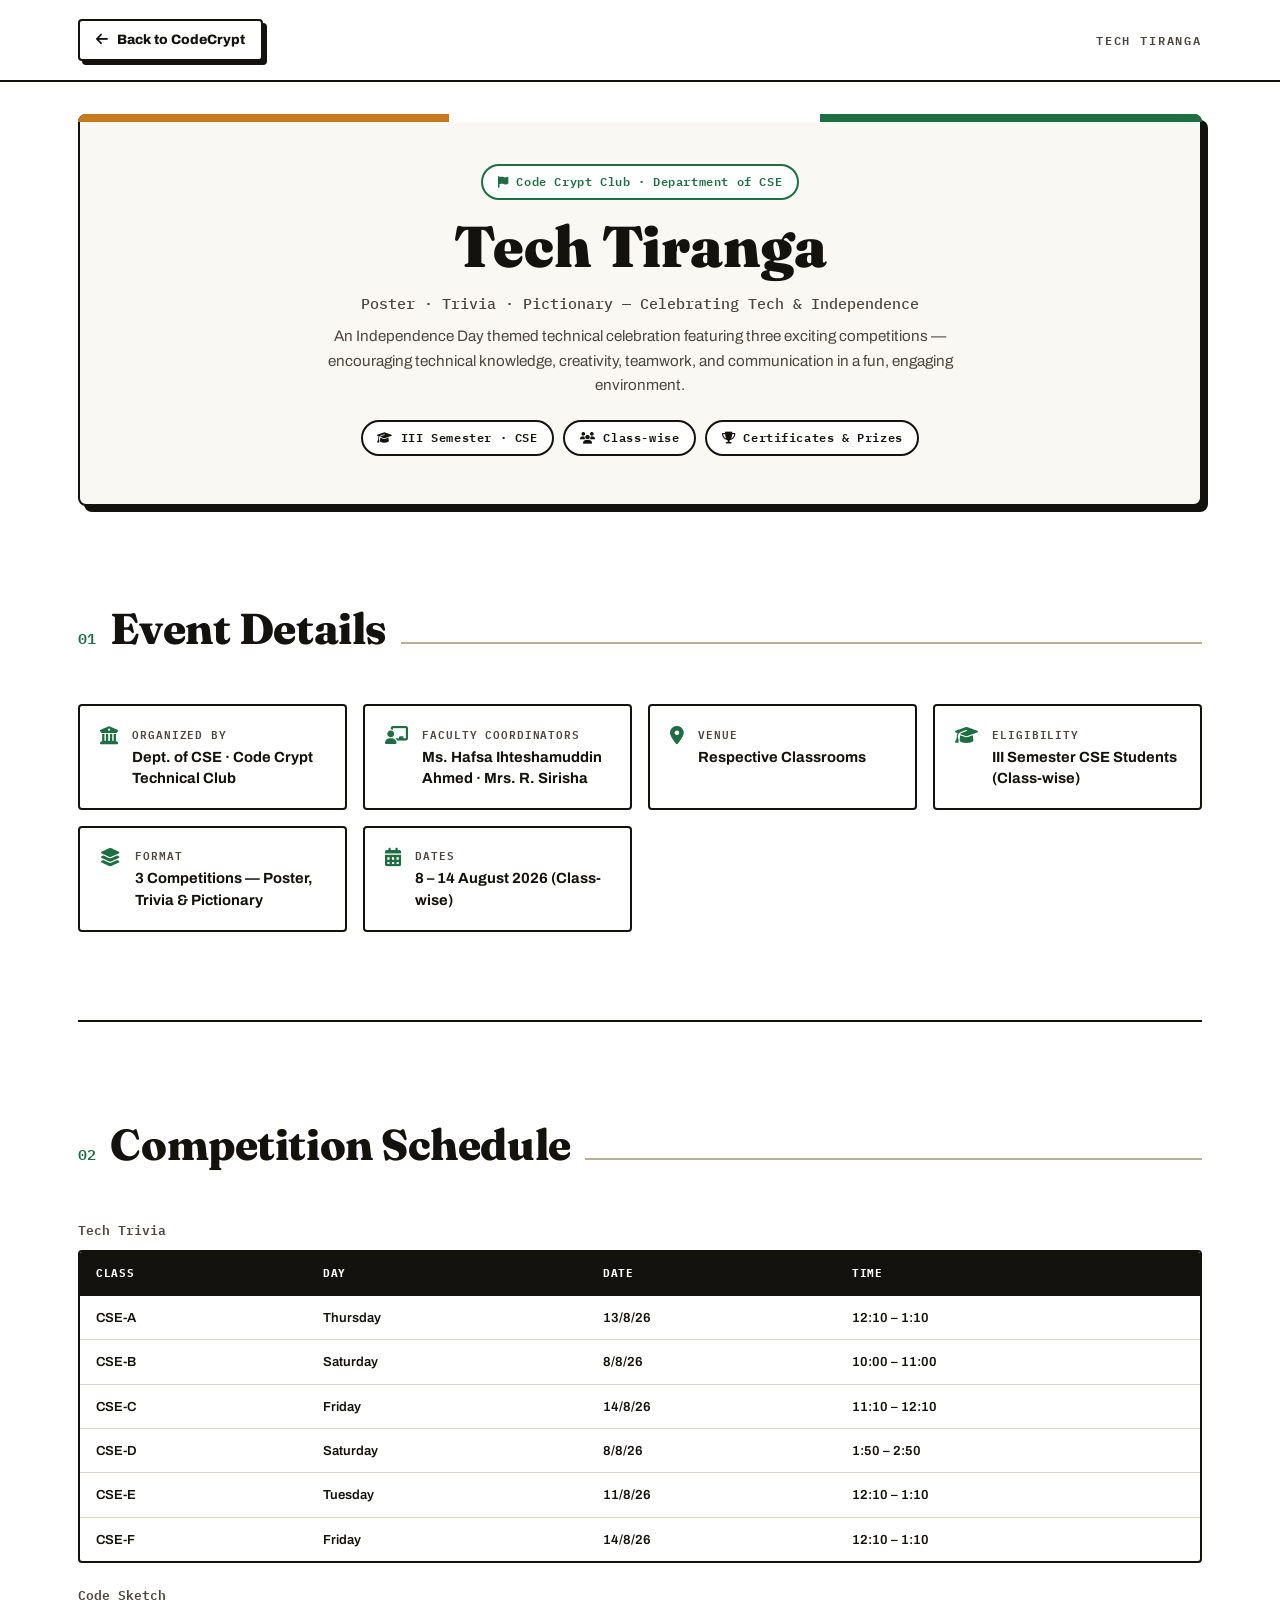
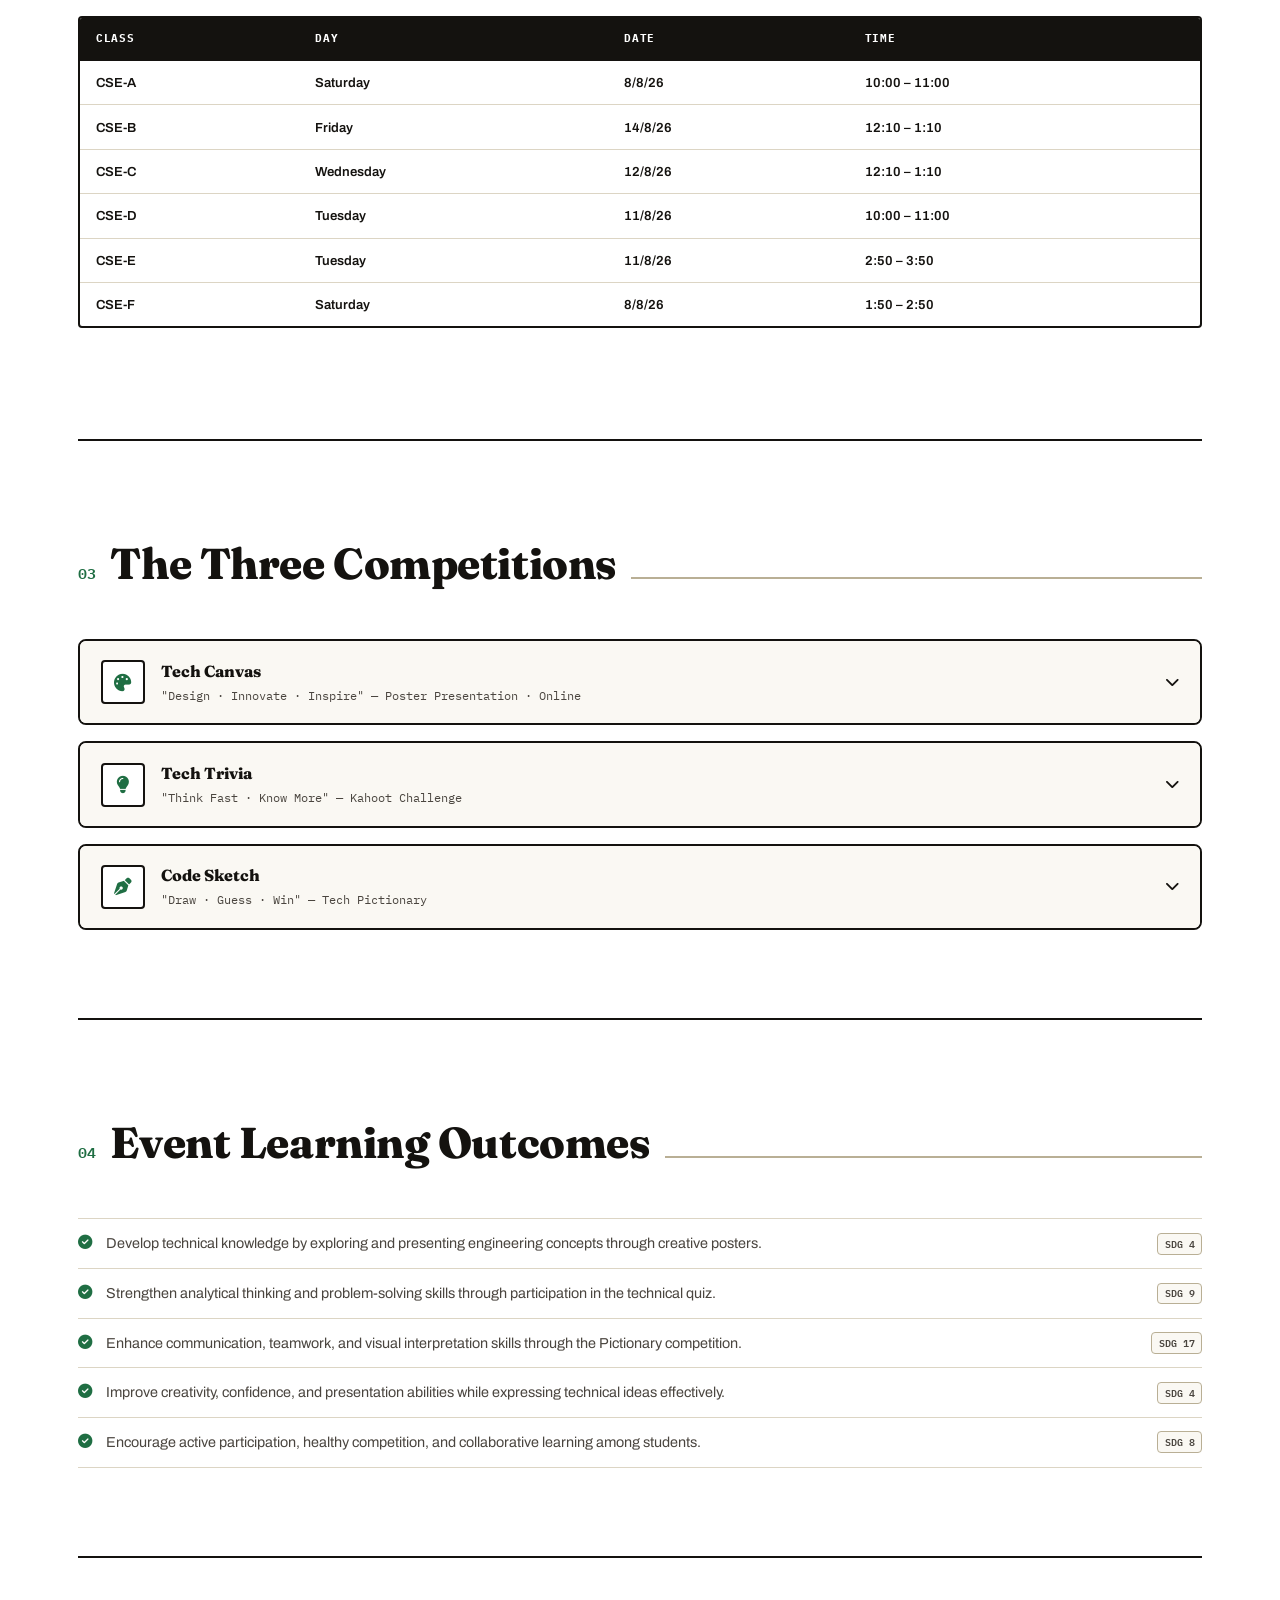
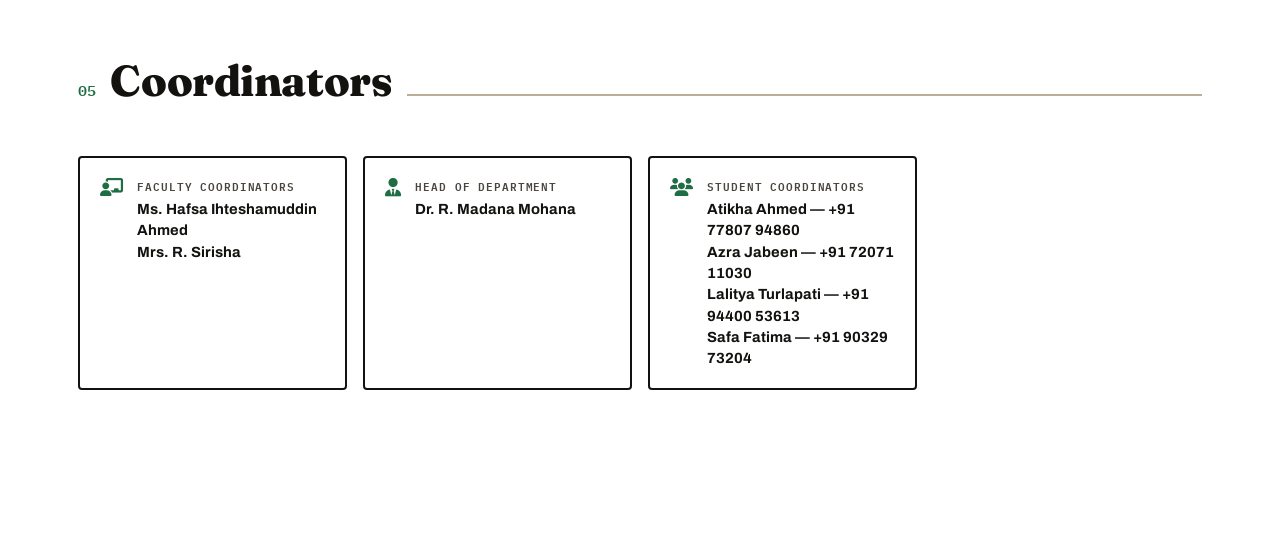
<file: TT.html>
<!DOCTYPE html>
<html lang="en">

<head>
  <meta charset="UTF-8" />
  <meta name="viewport" content="width=device-width, initial-scale=1.0" />
  <title>Tech Tiranga — Independence Day Tech Fest | Code Crypt</title>
  <link rel="stylesheet" href="style.css" />
  <link rel="preconnect" href="https://fonts.googleapis.com" />
  <link
    href="https://fonts.googleapis.com/css2?family=Fraunces:opsz,wght@9..144,600;9..144,700;9..144,800;9..144,900&family=Archivo:wght@400;500;600;700;800&family=IBM+Plex+Mono:wght@500;600&display=swap"
    rel="stylesheet" />
  <link rel="stylesheet" href="https://cdnjs.cloudflare.com/ajax/libs/font-awesome/6.5.0/css/all.min.css" />
  <style>
    .page-hero::before { background: linear-gradient(90deg, #C7791E 0 33%, #FFFFFF 33% 66%, #1F6E43 66% 100%); }
  </style>
</head>

<body class="theme-tt">

  <nav class="subnav">
    <div class="nav-inner">
      <a href="index.html" class="back-link"><i class="fa-solid fa-arrow-left"></i> Back to CodeCrypt</a>
      <span class="subnav-tag">Tech Tiranga</span>
    </div>
  </nav>

  <div class="wrap">

    <div class="page-hero">
      <span class="pill pill--accent"><i class="fa-solid fa-flag"></i> Code Crypt Club · Department of CSE</span>
      <h1>Tech Tiranga</h1>
      <p class="tagline">Poster · Trivia · Pictionary — Celebrating Tech &amp; Independence</p>
      <p class="desc">An Independence Day themed technical celebration featuring three exciting competitions —
        encouraging technical knowledge, creativity, teamwork, and communication in a fun, engaging environment.</p>
      <div class="chips">
        <span class="pill"><i class="fa-solid fa-graduation-cap"></i> III Semester · CSE</span>
        <span class="pill"><i class="fa-solid fa-users"></i> Class-wise</span>
        <span class="pill"><i class="fa-solid fa-trophy"></i> Certificates &amp; Prizes</span>
      </div>
    </div>

    <section class="sect">
      <div class="sect-label reveal"><span class="num">01</span><h2>Event Details</h2><span class="rule"></span></div>
      <div class="tiles reveal">
        <div class="tile"><i class="fa-solid fa-building-columns"></i><div><div class="tile-label">Organized By</div><div class="tile-value">Dept. of CSE · Code Crypt Technical Club</div></div></div>
        <div class="tile"><i class="fa-solid fa-chalkboard-user"></i><div><div class="tile-label">Faculty Coordinators</div><div class="tile-value">Ms. Hafsa Ihteshamuddin Ahmed · Mrs. R. Sirisha</div></div></div>
        <div class="tile"><i class="fa-solid fa-location-dot"></i><div><div class="tile-label">Venue</div><div class="tile-value">Respective Classrooms</div></div></div>
        <div class="tile"><i class="fa-solid fa-graduation-cap"></i><div><div class="tile-label">Eligibility</div><div class="tile-value">III Semester CSE Students (Class-wise)</div></div></div>
        <div class="tile"><i class="fa-solid fa-layer-group"></i><div><div class="tile-label">Format</div><div class="tile-value">3 Competitions — Poster, Trivia &amp; Pictionary</div></div></div>
        <div class="tile"><i class="fa-solid fa-calendar-days"></i><div><div class="tile-label">Dates</div><div class="tile-value">8 – 14 August 2026 (Class-wise)</div></div></div>
      </div>
    </section>

    <section class="sect">
      <div class="sect-label reveal"><span class="num">02</span><h2>Competition Schedule</h2><span class="rule"></span></div>

      <p class="sched-caption reveal">Tech Trivia</p>
      <div class="sched-wrap reveal">
        <table class="sched-table">
          <thead><tr><th>Class</th><th>Day</th><th>Date</th><th>Time</th></tr></thead>
          <tbody>
            <tr><td>CSE-A</td><td>Thursday</td><td>13/8/26</td><td>12:10 – 1:10</td></tr>
            <tr><td>CSE-B</td><td>Saturday</td><td>8/8/26</td><td>10:00 – 11:00</td></tr>
            <tr><td>CSE-C</td><td>Friday</td><td>14/8/26</td><td>11:10 – 12:10</td></tr>
            <tr><td>CSE-D</td><td>Saturday</td><td>8/8/26</td><td>1:50 – 2:50</td></tr>
            <tr><td>CSE-E</td><td>Tuesday</td><td>11/8/26</td><td>12:10 – 1:10</td></tr>
            <tr><td>CSE-F</td><td>Friday</td><td>14/8/26</td><td>12:10 – 1:10</td></tr>
          </tbody>
        </table>
      </div>

      <p class="sched-caption reveal">Code Sketch</p>
      <div class="sched-wrap reveal">
        <table class="sched-table">
          <thead><tr><th>Class</th><th>Day</th><th>Date</th><th>Time</th></tr></thead>
          <tbody>
            <tr><td>CSE-A</td><td>Saturday</td><td>8/8/26</td><td>10:00 – 11:00</td></tr>
            <tr><td>CSE-B</td><td>Friday</td><td>14/8/26</td><td>12:10 – 1:10</td></tr>
            <tr><td>CSE-C</td><td>Wednesday</td><td>12/8/26</td><td>12:10 – 1:10</td></tr>
            <tr><td>CSE-D</td><td>Tuesday</td><td>11/8/26</td><td>10:00 – 11:00</td></tr>
            <tr><td>CSE-E</td><td>Tuesday</td><td>11/8/26</td><td>2:50 – 3:50</td></tr>
            <tr><td>CSE-F</td><td>Saturday</td><td>8/8/26</td><td>1:50 – 2:50</td></tr>
          </tbody>
        </table>
      </div>
    </section>

    <section class="sect">
      <div class="sect-label reveal"><span class="num">03</span><h2>The Three Competitions</h2><span class="rule"></span></div>

      <div class="accordion-list reveal">

        <div class="accordion" id="acc-canvas">
          <div class="accordion-head" onclick="toggleAcc('acc-canvas')">
            <div class="accordion-icon"><i class="fa-solid fa-palette"></i></div>
            <div class="accordion-meta"><div class="accordion-name">Tech Canvas</div><div class="accordion-tagline">"Design · Innovate · Inspire" — Poster Presentation · Online</div></div>
            <i class="fa-solid fa-chevron-down accordion-toggle"></i>
          </div>
          <div class="accordion-body accordion-body-pad">
            <p class="comp-desc">Participants design a creative and informative poster showcasing how technology
              contributes to India's growth — innovation, cybersecurity, Digital India, AI, space technology,
              sustainability, and national development. Posters are evaluated on creativity, technical relevance,
              originality, visual appeal, and presentation.</p>
            <div class="facts-grid">
              <div class="fact"><div class="fact-label">Mode</div><div class="fact-val">Online</div></div>
              <div class="fact"><div class="fact-label">Team Size</div><div class="fact-val">3 Members</div></div>
              <div class="fact"><div class="fact-label">Eligibility</div><div class="fact-val">III Sem (Class-wise)</div></div>
              <div class="fact"><div class="fact-label">Submission Deadline</div><div class="fact-val">TBD</div></div>
            </div>
            <div class="theme-pills">
              <span class="theme-pill">Technology for a Developed India</span>
              <span class="theme-pill">Digital India: Innovating for the Nation</span>
              <span class="theme-pill">Technology &amp; Independence</span>
            </div>
            <div class="awards-line"><i class="fa-solid fa-medal"></i> 3 Winners · Certificates &amp; Prizes</div>
          </div>
        </div>

        <div class="accordion" id="acc-quiz">
          <div class="accordion-head" onclick="toggleAcc('acc-quiz')">
            <div class="accordion-icon"><i class="fa-solid fa-lightbulb"></i></div>
            <div class="accordion-meta"><div class="accordion-name">Tech Trivia</div><div class="accordion-tagline">"Think Fast · Know More" — Kahoot Challenge</div></div>
            <i class="fa-solid fa-chevron-down accordion-toggle"></i>
          </div>
          <div class="accordion-body accordion-body-pad">
            <p class="comp-desc">A live technical quiz featuring questions on Computer Science fundamentals, emerging
              technologies, India's achievements in science &amp; technology, famous innovators, cybersecurity, AI,
              ISRO, Digital India, and Independence Day trivia.</p>
            <div class="facts-grid">
              <div class="fact"><div class="fact-label">Platform</div><div class="fact-val">Kahoot</div></div>
              <div class="fact"><div class="fact-label">Eligibility</div><div class="fact-val">III Semester</div></div>
              <div class="fact"><div class="fact-label">Format</div><div class="fact-val">Class-wise</div></div>
            </div>
            <div class="awards-line"><i class="fa-solid fa-medal"></i> 3 Winners · Certificates &amp; Prizes</div>
          </div>
        </div>

        <div class="accordion" id="acc-sketch">
          <div class="accordion-head" onclick="toggleAcc('acc-sketch')">
            <div class="accordion-icon"><i class="fa-solid fa-pen-nib"></i></div>
            <div class="accordion-meta"><div class="accordion-name">Code Sketch</div><div class="accordion-tagline">"Draw · Guess · Win" — Tech Pictionary</div></div>
            <i class="fa-solid fa-chevron-down accordion-toggle"></i>
          </div>
          <div class="accordion-body accordion-body-pad">
            <p class="comp-desc">Teams guess technical terms based on drawings created by their teammates within a
              limited time. Words include programming languages, computer hardware, software concepts, networking,
              AI, cybersecurity, famous technologies, and Independence Day-themed technical concepts. The activity
              promotes quick thinking, teamwork, technical vocabulary, and communication skills.</p>
            <div class="facts-grid">
              <div class="fact"><div class="fact-label">Eligibility</div><div class="fact-val">III Semester</div></div>
              <div class="fact"><div class="fact-label">Format</div><div class="fact-val">Team-based</div></div>
            </div>
            <div class="awards-line"><i class="fa-solid fa-medal"></i> 3 Winners · Certificates &amp; Prizes</div>
          </div>
        </div>

      </div>
    </section>

    <section class="sect">
      <div class="sect-label reveal"><span class="num">04</span><h2>Event Learning Outcomes</h2><span class="rule"></span></div>
      <ul class="line-list reveal">
        <li><i class="fa-solid fa-check-circle"></i><span>Develop technical knowledge by exploring and presenting engineering concepts through creative posters.</span><span class="sdg-tag">SDG 4</span></li>
        <li><i class="fa-solid fa-check-circle"></i><span>Strengthen analytical thinking and problem-solving skills through participation in the technical quiz.</span><span class="sdg-tag">SDG 9</span></li>
        <li><i class="fa-solid fa-check-circle"></i><span>Enhance communication, teamwork, and visual interpretation skills through the Pictionary competition.</span><span class="sdg-tag">SDG 17</span></li>
        <li><i class="fa-solid fa-check-circle"></i><span>Improve creativity, confidence, and presentation abilities while expressing technical ideas effectively.</span><span class="sdg-tag">SDG 4</span></li>
        <li><i class="fa-solid fa-check-circle"></i><span>Encourage active participation, healthy competition, and collaborative learning among students.</span><span class="sdg-tag">SDG 8</span></li>
      </ul>
    </section>

    <section class="sect">
      <div class="sect-label reveal"><span class="num">05</span><h2>Coordinators</h2><span class="rule"></span></div>
      <div class="tiles reveal" style="padding-bottom: 4rem;">
        <div class="tile"><i class="fa-solid fa-chalkboard-user"></i><div><div class="tile-label">Faculty Coordinators</div><div class="tile-value">Ms. Hafsa Ihteshamuddin Ahmed<br>Mrs. R. Sirisha</div></div></div>
        <div class="tile"><i class="fa-solid fa-user-tie"></i><div><div class="tile-label">Head of Department</div><div class="tile-value">Dr. R. Madana Mohana</div></div></div>
        <div class="tile"><i class="fa-solid fa-users"></i><div><div class="tile-label">Student Coordinators</div><div class="tile-value">
          Atikha Ahmed — <a href="tel:+917780794860">+91 77807 94860</a><br>
          Azra Jabeen — <a href="tel:+917207111030">+91 72071 11030</a><br>
          Lalitya Turlapati — <a href="tel:+919440053613">+91 94400 53613</a><br>
          Safa Fatima — <a href="tel:+919032973204">+91 90329 73204</a>
        </div></div></div>
      </div>
    </section>

  </div>

  <script src="script.js"></script>
  <script>
    function toggleAcc(id) { document.getElementById(id).classList.toggle('active'); }
  </script>
</body>

</html>
</file>
<file: style.css>
/* =============================================================
   CODE CRYPT — Design System
   A bold, editorial, print-inspired identity.
   White surfaces only. Ink + one confident accent per page.
   ============================================================= */

:root {
  --ink: #14120F;
  --ink-soft: #4A453F;
  --paper: #FFFFFF;
  --paper-2: #FAF8F3;
  --paper-3: #F2EEE4;
  --line: #DCD5C4;
  --line-strong: #B9AF95;

  --accent: #D8471E;
  --accent-ink: #FFFFFF;
  --accent-soft: #FCE7DD;

  --accent-2: #14304D;
  --accent-2-soft: #E4EAF0;

  --radius-sm: 4px;
  --radius: 8px;
  --sticker: 6px 6px 0 var(--ink);
  --sticker-sm: 4px 4px 0 var(--ink);
  --sticker-accent: 6px 6px 0 var(--accent);

  --font-display: 'Fraunces', Georgia, serif;
  --font-body: 'Archivo', Arial, sans-serif;
  --font-mono: 'IBM Plex Mono', 'Courier New', monospace;

  --nav-h: 82px;
}

/* ---------- Reset ---------- */
*, *::before, *::after { box-sizing: border-box; margin: 0; padding: 0; }
html { scroll-behavior: smooth; }
body {
  font-family: var(--font-body);
  background: var(--paper);
  color: var(--ink);
  line-height: 1.6;
  min-height: 100vh;
  -webkit-font-smoothing: antialiased;
}
a { color: inherit; text-decoration: none; }
ul { list-style: none; }
img { max-width: 100%; display: block; }
::selection { background: var(--ink); color: var(--paper); }
::-webkit-scrollbar { width: 8px; }
::-webkit-scrollbar-track { background: var(--paper-2); }
::-webkit-scrollbar-thumb { background: var(--ink); border-radius: 0; }

.wrap { max-width: 1180px; margin: 0 auto; padding: 0 1.75rem; }

/* ---------- Loader ---------- */
#loader {
  position: fixed; inset: 0; z-index: 9999;
  background: var(--paper);
  display: flex; align-items: center; justify-content: center;
  transition: opacity .5s ease, visibility .5s ease;
}
#loader.hidden { opacity: 0; visibility: hidden; pointer-events: none; }
.loader-inner { text-align: center; }
.loader-logo {
  font-family: var(--font-display);
  font-size: clamp(2.4rem, 8vw, 3.6rem);
  font-weight: 900;
}
.loader-logo .bracket { color: var(--accent); }
.loader-logo .loader-cc { color: var(--ink); }
.loader-bar-wrap {
  width: 180px; height: 3px; background: var(--line);
  margin: 1.4rem auto 1rem; overflow: hidden;
}
.loader-bar { height: 100%; width: 0; background: var(--ink); animation: load-fill 1.4s ease forwards; }
@keyframes load-fill { to { width: 100%; } }
.loader-text {
  font-family: var(--font-mono); font-size: .7rem; font-weight: 500;
  color: var(--ink-soft); letter-spacing: .16em; text-transform: uppercase;
}

/* ---------- Scroll progress ---------- */
#scroll-progress {
  position: fixed; top: 0; left: 0; height: 3px; width: 0;
  background: var(--accent); z-index: 9998; transition: width .05s linear;
}

/* =============================================================
   NAV
   ============================================================= */
#navbar, .subnav {
  position: fixed; top: 0; left: 0; right: 0; z-index: 1000;
  height: var(--nav-h);
  background: rgba(255,255,255,.94);
  backdrop-filter: blur(6px);
  border-bottom: 2px solid var(--ink);
}
.nav-inner {
  max-width: 1180px; margin: 0 auto; height: 100%;
  padding: 0 1.75rem; display: flex; align-items: center; justify-content: space-between;
}
.brand { display: flex; align-items: center; gap: .6rem; }
.brand-mark {
  width: 42px; height: 42px; flex-shrink: 0;
  border: 2px solid var(--ink); border-radius: var(--radius-sm);
  display: flex; align-items: center; justify-content: center;
  font-family: var(--font-display); font-weight: 900; font-size: 1rem;
  background: var(--paper); box-shadow: var(--sticker-sm);
}
.brand-name {
  font-family: var(--font-display); font-weight: 800; font-size: 1.2rem; letter-spacing: -.01em;
}
.brand-name em { font-style: normal; color: var(--accent); }

.nav-links { display: flex; align-items: center; gap: 2rem; }
.nav-link {
  font-family: var(--font-body); font-weight: 700; font-size: .88rem;
  letter-spacing: .01em; color: var(--ink-soft); position: relative; padding: .3rem 0;
}
.nav-link::after {
  content: ''; position: absolute; left: 0; right: 0; bottom: -3px; height: 3px;
  background: var(--accent); transform: scaleX(0); transform-origin: left;
  transition: transform .25s ease;
}
.nav-link:hover, .nav-link.active { color: var(--ink); }
.nav-link:hover::after, .nav-link.active::after { transform: scaleX(1); }

.hamburger {
  display: none; flex-direction: column; gap: 5px; background: none; border: none;
  cursor: pointer; padding: 8px;
}
.hamburger span { display: block; width: 24px; height: 3px; background: var(--ink); transition: transform .3s, opacity .3s; }
.hamburger.open span:nth-child(1) { transform: translateY(8px) rotate(45deg); }
.hamburger.open span:nth-child(2) { opacity: 0; }
.hamburger.open span:nth-child(3) { transform: translateY(-8px) rotate(-45deg); }

/* subnav (event pages) */
.subnav .nav-inner { justify-content: space-between; }
.back-link {
  display: inline-flex; align-items: center; gap: .55rem;
  font-family: var(--font-body); font-weight: 800; font-size: .85rem;
  color: var(--ink); border: 2px solid var(--ink); padding: .5rem 1rem;
  border-radius: var(--radius-sm); background: var(--paper);
  box-shadow: var(--sticker-sm); transition: transform .15s ease, box-shadow .15s ease;
}
.back-link:hover { transform: translate(2px, 2px); box-shadow: 2px 2px 0 var(--ink); }
.subnav-tag {
  font-family: var(--font-mono); font-weight: 600; font-size: .72rem;
  letter-spacing: .16em; text-transform: uppercase; color: var(--ink-soft);
}

/* =============================================================
   SECTION LABELS / SHARED UTILITIES
   ============================================================= */
main { position: relative; }

.sect { padding: 5.5rem 0; border-top: 2px solid var(--ink); }
.sect:first-of-type { border-top: none; }
.sect--tint { background: var(--paper-2); }

.sect-label {
  display: flex; align-items: baseline; gap: .9rem; margin-bottom: 2.6rem;
}
.sect-label .num {
  font-family: var(--font-mono); font-size: .95rem; font-weight: 600;
  color: var(--accent);
}
.sect-label h2 {
  font-family: var(--font-display); font-weight: 800;
  font-size: clamp(1.8rem, 4vw, 2.7rem); letter-spacing: -.01em;
}
.sect-label .rule { flex: 1; height: 2px; background: var(--line-strong); }
.sect-sub {
  color: var(--ink-soft); max-width: 560px; font-size: 1rem; margin-top: -1.6rem; margin-bottom: 2.6rem;
}

.reveal { opacity: 0; transform: translateY(24px); transition: opacity .6s ease, transform .6s ease; }
.reveal.visible { opacity: 1; transform: translateY(0); }

/* ---------- Buttons ---------- */
.btn {
  display: inline-flex; align-items: center; gap: .55rem;
  font-family: var(--font-body); font-weight: 800; font-size: .85rem;
  letter-spacing: .01em; padding: .8rem 1.5rem;
  border: 2px solid var(--ink); border-radius: var(--radius-sm);
  cursor: pointer; transition: transform .15s ease, box-shadow .15s ease;
  background: var(--paper); color: var(--ink);
}
.btn-solid { background: var(--ink); color: var(--paper); box-shadow: var(--sticker); }
.btn-solid:hover { transform: translate(3px, 3px); box-shadow: 3px 3px 0 var(--ink); }
.btn-accent { background: var(--accent); border-color: var(--ink); color: var(--accent-ink); box-shadow: var(--sticker); }
.btn-accent:hover { transform: translate(3px, 3px); box-shadow: 3px 3px 0 var(--ink); }
.btn-outline { box-shadow: var(--sticker-sm); }
.btn-outline:hover { transform: translate(2px, 2px); box-shadow: 2px 2px 0 var(--ink); }
.btn-sm { padding: .6rem 1.1rem; font-size: .78rem; }

.pill {
  display: inline-flex; align-items: center; gap: .5rem;
  font-family: var(--font-mono); font-weight: 600; font-size: .74rem;
  letter-spacing: .05em; padding: .4rem .9rem; border-radius: 99px;
  border: 2px solid var(--ink); background: var(--paper); color: var(--ink);
}
.pill--accent { border-color: var(--accent); color: var(--accent); }
.pill--closed { border-color: var(--ink); background: var(--paper-3); color: var(--ink-soft); }

/* generic info tile — used across rules / info / facts / details */
.tiles { display: grid; grid-template-columns: repeat(auto-fill, minmax(230px, 1fr)); gap: 1rem; }
.tile {
  border: 2px solid var(--ink); border-radius: var(--radius-sm);
  background: var(--paper); padding: 1.15rem 1.25rem;
  display: flex; gap: .9rem; align-items: flex-start;
}
.tile i { font-size: 1.15rem; color: var(--accent); margin-top: .15rem; flex-shrink: 0; }
.tile .tile-label {
  font-family: var(--font-mono); font-size: .68rem; font-weight: 600;
  letter-spacing: .08em; text-transform: uppercase; color: var(--ink-soft); margin-bottom: .3rem;
}
.tile .tile-value { font-family: var(--font-body); font-weight: 700; font-size: .92rem; line-height: 1.45; }

/* =============================================================
   HERO (home)
   ============================================================= */
.hero {
  padding-top: calc(var(--nav-h) + 3.5rem);
  padding-bottom: 4rem;
  display: grid; grid-template-columns: 1.5fr 1fr; gap: 3rem; align-items: start;
}
.hero-eyebrow {
  display: inline-flex; align-items: center; gap: .6rem;
  font-family: var(--font-mono); font-weight: 600; font-size: .78rem;
  letter-spacing: .1em; text-transform: uppercase; color: var(--accent);
  margin-bottom: 1.4rem;
}
.hero-eyebrow::before { content: ''; width: 10px; height: 10px; background: var(--accent); border-radius: 50%; }
.hero h1 {
  font-family: var(--font-display); font-weight: 900;
  font-size: clamp(3.2rem, 8vw, 6.2rem); line-height: .96; letter-spacing: -.02em;
  margin-bottom: 1.6rem;
}
.hero h1 em { font-style: normal; color: var(--accent); }
.hero-tagline {
  font-family: var(--font-mono); font-size: 1.05rem; font-weight: 500;
  color: var(--ink-soft); margin-bottom: 2.2rem; min-height: 1.6em;
}
.cursor { color: var(--accent); animation: blink 1s step-end infinite; }
@keyframes blink { 50% { opacity: 0; } }
.hero-cta { display: flex; flex-wrap: wrap; gap: 1rem; margin-bottom: 2.6rem; }
.hero-stats { display: flex; gap: 2rem; flex-wrap: wrap; }
.hero-stats .stat { border-left: 3px solid var(--accent); padding-left: .9rem; }
.hero-stats .stat-num { display: block; font-family: var(--font-display); font-weight: 800; font-size: 1.7rem; }
.hero-stats .stat-label { font-family: var(--font-mono); font-size: .68rem; letter-spacing: .08em; text-transform: uppercase; color: var(--ink-soft); }

.hero-panel {
  border: 2px solid var(--ink); border-radius: var(--radius); background: var(--paper-2);
  box-shadow: var(--sticker); padding: 1.6rem; margin-top: .5rem;
}
.hero-panel-head {
  font-family: var(--font-mono); font-size: .7rem; font-weight: 600; letter-spacing: .1em;
  text-transform: uppercase; color: var(--ink-soft); margin-bottom: 1.1rem;
  padding-bottom: .8rem; border-bottom: 1px dashed var(--line-strong);
}
.stamp-grid { display: grid; grid-template-columns: repeat(4, 1fr); gap: .6rem; }
.stamp {
  aspect-ratio: 1; border: 2px solid var(--ink); border-radius: var(--radius-sm);
  display: flex; align-items: center; justify-content: center; font-size: 1.2rem;
  background: var(--paper); color: var(--ink);
}
.stamp:nth-child(3n+1) { transform: rotate(-3deg); color: var(--accent); }
.stamp:nth-child(3n+2) { transform: rotate(2deg); }
.stamp:nth-child(3n) { transform: rotate(-1.5deg); color: var(--accent-2); }

.scroll-hint {
  display: none;
}

/* =============================================================
   TICKETS (events)
   ============================================================= */
.tickets { display: flex; flex-direction: column; gap: 1.25rem; }
.ticket {
  border: 2px solid var(--ink); border-radius: var(--radius);
  background: var(--paper); box-shadow: var(--sticker);
  display: grid; grid-template-columns: 84px 1fr auto; gap: 1.5rem;
  padding: 1.5rem; align-items: center; transition: transform .15s ease, box-shadow .15s ease;
  position: relative;
}
a.ticket, .ticket[data-href] { cursor: pointer; }
.ticket:hover { transform: translate(3px, 3px); box-shadow: 3px 3px 0 var(--ink); }
.ticket-idx {
  font-family: var(--font-display); font-weight: 900; font-size: 2.2rem;
  color: var(--accent); text-align: center; line-height: 1;
  border-right: 2px dashed var(--line-strong); padding-right: 1.2rem; align-self: stretch;
  display: flex; flex-direction: column; align-items: center; justify-content: center;
}
.ticket-idx .idx-mon { font-family: var(--font-mono); font-size: .62rem; color: var(--ink-soft); margin-top: .3rem; letter-spacing: .06em; }
.ticket-body { min-width: 0; }
.ticket-tag {
  font-family: var(--font-mono); font-size: .68rem; font-weight: 600;
  letter-spacing: .1em; text-transform: uppercase; color: var(--accent); display: block; margin-bottom: .4rem;
}
.ticket-name { font-family: var(--font-display); font-weight: 800; font-size: 1.35rem; margin-bottom: .5rem; }
.ticket-meta { display: flex; flex-wrap: wrap; gap: 1.1rem; margin-bottom: .7rem; }
.ticket-meta span { display: flex; align-items: center; gap: .4rem; font-size: .82rem; color: var(--ink-soft); font-weight: 600; }
.ticket-meta i { color: var(--ink); width: 12px; }
.ticket-desc { font-size: .9rem; color: var(--ink-soft); max-width: 60ch; }
.ticket-actions { display: flex; flex-direction: column; gap: .6rem; align-items: flex-end; }

@media (max-width: 760px) {
  .ticket { grid-template-columns: 1fr; }
  .ticket-idx { flex-direction: row; border-right: none; border-bottom: 2px dashed var(--line-strong); padding: 0 0 .8rem; justify-content: flex-start; gap: .6rem; }
  .ticket-actions { align-items: flex-start; }
}

/* =============================================================
   SCRAPBOOK (gallery)
   ============================================================= */
.scrapbook { display: grid; grid-template-columns: repeat(4, 1fr); gap: 1.6rem 1.3rem; }
.polaroid {
  background: var(--paper); border: 2px solid var(--ink); border-radius: 2px;
  padding: .7rem .7rem 1rem; box-shadow: var(--sticker-sm);
  transition: transform .2s ease, box-shadow .2s ease; cursor: default;
}
.polaroid:nth-child(5n+1) { transform: rotate(-2.5deg); }
.polaroid:nth-child(5n+2) { transform: rotate(1.8deg); }
.polaroid:nth-child(5n+3) { transform: rotate(-1deg); }
.polaroid:nth-child(5n+4) { transform: rotate(2.4deg); }
.polaroid:nth-child(5n+5) { transform: rotate(-1.8deg); }
.polaroid:hover { transform: rotate(0deg) scale(1.04); box-shadow: var(--sticker); z-index: 2; position: relative; }
.polaroid-frame {
  aspect-ratio: 1; background: var(--paper-3); border: 1px solid var(--line);
  display: flex; align-items: center; justify-content: center; font-size: 1.8rem; color: var(--line-strong);
  margin-bottom: .7rem; overflow: hidden;
}
.polaroid-frame img { width: 100%; height: 100%; object-fit: cover; }
.polaroid-cap {
  font-family: var(--font-mono); font-size: .66rem; text-align: center; color: var(--ink-soft);
  letter-spacing: .02em;
}
.gi-wide { grid-column: span 2; }
.gi-tall .polaroid-frame { aspect-ratio: unset; height: 100%; }
.gi-tall { grid-row: span 2; }

@media (max-width: 900px) { .scrapbook { grid-template-columns: repeat(2, 1fr); } .gi-tall, .gi-wide { grid-column: span 1; grid-row: span 1; } }

/* =============================================================
   DIRECTORY (members)
   ============================================================= */
.dir-group { margin-bottom: 3rem; }
.dir-head {
  display: flex; align-items: center; gap: .9rem; margin-bottom: 1.2rem;
  font-family: var(--font-display); font-weight: 800; font-size: 1.2rem;
}
.dir-head .rule { flex: 1; height: 2px; background: var(--ink); }
.dir-head i { color: var(--accent); }

.dir-list { border-top: 2px solid var(--ink); }
.dir-row {
  display: grid; grid-template-columns: 54px 1.4fr 1fr auto; align-items: center;
  gap: 1.1rem; padding: .85rem 0; border-bottom: 1px solid var(--line);
  transition: background .15s ease;
}
.dir-row:hover { background: var(--paper-2); }
.dir-photo {
  width: 54px; height: 54px; border-radius: 50%; overflow: hidden;
  border: 2px solid var(--ink); flex-shrink: 0; background: var(--paper-3);
}
.dir-photo img { width: 100%; height: 100%; object-fit: cover; }
.dir-name { font-family: var(--font-display); font-weight: 700; font-size: 1rem; }
.dir-dept { font-family: var(--font-mono); font-size: .74rem; color: var(--ink-soft); }
.dir-role {
  font-family: var(--font-body); font-weight: 700; font-size: .78rem;
  color: var(--accent-2);
}
.dir-role.is-teacher { color: var(--accent); }
.dir-years {
  font-family: var(--font-mono); font-size: .74rem; color: var(--ink-soft);
  border: 1px solid var(--line-strong); border-radius: 99px; padding: .3rem .8rem; white-space: nowrap;
}

@media (max-width: 640px) {
  .dir-row { grid-template-columns: 44px 1fr; grid-template-areas: "photo name" "photo role" "photo years"; row-gap: .2rem; }
  .dir-photo { grid-area: photo; width: 44px; height: 44px; }
  .dir-name { grid-area: name; }
  .dir-role { grid-area: role; }
  .dir-years { grid-area: years; justify-self: start; margin-top: .3rem; }
}

/* =============================================================
   MANIFESTO (vision & mission)
   ============================================================= */
.manifesto { display: grid; grid-template-columns: repeat(2, 1fr); gap: 2rem; margin-bottom: 3rem; }
.manifesto-card {
  border: 2px solid var(--ink); border-radius: var(--radius); background: var(--paper);
  padding: 2.4rem; box-shadow: var(--sticker); position: relative;
}
.manifesto-quote {
  font-family: var(--font-display); font-size: 4rem; line-height: 1; color: var(--accent);
  font-weight: 900; margin-bottom: .5rem;
}
.manifesto-card h3 { font-family: var(--font-display); font-weight: 800; font-size: 1.5rem; margin-bottom: 1rem; }
.manifesto-card > p { color: var(--ink-soft); margin-bottom: 1.4rem; }
.check-list { display: flex; flex-direction: column; gap: .7rem; }
.check-list li { display: flex; align-items: flex-start; gap: .7rem; font-size: .9rem; font-weight: 600; }
.check-list i { color: var(--accent); margin-top: .2rem; }

.values-row { display: flex; flex-wrap: wrap; gap: .8rem; }
.value-chip {
  display: flex; align-items: center; gap: .55rem; padding: .6rem 1.3rem;
  border: 2px solid var(--ink); border-radius: var(--radius-sm); background: var(--paper);
  font-weight: 800; font-size: .85rem; transition: all .15s ease;
}
.value-chip i { color: var(--accent); }
.value-chip:hover { background: var(--ink); color: var(--paper); }
.value-chip:hover i { color: var(--accent); }

@media (max-width: 760px) { .manifesto { grid-template-columns: 1fr; } }

/* =============================================================
   CONTACT
   ============================================================= */
.contact-grid { display: grid; grid-template-columns: repeat(3, 1fr); gap: 1.4rem; }
.contact-card {
  border: 2px solid var(--ink); border-radius: var(--radius); background: var(--paper);
  padding: 2rem 1.5rem; text-align: center; box-shadow: var(--sticker-sm);
  transition: transform .15s ease, box-shadow .15s ease;
}
.contact-card:hover { transform: translate(2px, 2px); box-shadow: 2px 2px 0 var(--ink); }
.contact-card i { font-size: 1.8rem; color: var(--accent); margin-bottom: 1rem; display: block; }
.contact-card h4 { font-family: var(--font-display); font-weight: 700; font-size: 1rem; margin-bottom: .5rem; }
.contact-card a { font-size: .85rem; color: var(--ink-soft); font-weight: 600; }
.contact-card:hover a { color: var(--accent); }

@media (max-width: 760px) { .contact-grid { grid-template-columns: 1fr; } }

/* =============================================================
   FOOTER
   ============================================================= */
#footer { border-top: 2px solid var(--ink); padding: 3rem 0 2rem; background: var(--paper-2); }
.footer-inner { display: flex; flex-direction: column; align-items: center; gap: 1rem; text-align: center; }
.footer-brand { display: flex; align-items: center; gap: .6rem; }
.footer-tagline { font-family: var(--font-mono); font-size: .82rem; color: var(--ink-soft); }
.footer-socials { display: flex; gap: .75rem; margin: .3rem 0; }
.footer-socials a {
  width: 40px; height: 40px; border: 2px solid var(--ink); border-radius: var(--radius-sm);
  display: flex; align-items: center; justify-content: center; background: var(--paper);
  transition: all .15s ease;
}
.footer-socials a:hover { background: var(--accent); border-color: var(--accent); color: #fff; }
.footer-copy { font-family: var(--font-mono); font-size: .72rem; color: var(--ink-soft); letter-spacing: .03em; }

/* ---------- Back to top ---------- */
#back-to-top {
  position: fixed; bottom: 2rem; right: 2rem; width: 48px; height: 48px;
  border: 2px solid var(--ink); border-radius: var(--radius-sm); background: var(--paper);
  cursor: pointer; font-size: 1rem; display: flex; align-items: center; justify-content: center;
  box-shadow: var(--sticker-sm); opacity: 0; visibility: hidden; transition: all .2s ease; z-index: 900;
}
#back-to-top.visible { opacity: 1; visibility: visible; }
#back-to-top:hover { background: var(--ink); color: var(--paper); transform: translate(2px, 2px); box-shadow: 2px 2px 0 var(--ink); }

/* =============================================================
   PAGE HERO (event subpages)
   ============================================================= */
.page-hero {
  margin-top: calc(var(--nav-h) + 2rem);
  border: 2px solid var(--ink); border-radius: var(--radius);
  background: var(--paper-2); box-shadow: var(--sticker);
  padding: 3rem 2rem; text-align: center; position: relative;
}
.page-hero::before {
  content: ''; position: absolute; top: -2px; left: -2px; right: -2px; height: 8px;
  background: var(--accent); border-radius: var(--radius) var(--radius) 0 0;
}
.page-hero h1 {
  font-family: var(--font-display); font-weight: 900;
  font-size: clamp(2.2rem, 6vw, 3.6rem); line-height: 1.05; color: var(--ink); margin: 1.1rem 0 .8rem;
}
.page-hero .tagline { font-family: var(--font-mono); font-weight: 500; font-size: .95rem; color: var(--ink-soft); margin-bottom: .6rem; }
.page-hero .desc { max-width: 640px; margin: 0 auto 1.4rem; color: var(--ink-soft); font-size: .95rem; }
.page-hero .chips { display: flex; flex-wrap: wrap; justify-content: center; gap: .6rem; margin-top: 1rem; }

/* =============================================================
   ACCORDION (domains / competitions)
   ============================================================= */
.accordion-list { display: flex; flex-direction: column; gap: 1rem; }
.accordion { border: 2px solid var(--ink); border-radius: var(--radius); overflow: hidden; background: var(--paper); }
.accordion-head {
  display: flex; align-items: center; gap: 1rem; padding: 1.1rem 1.3rem; cursor: pointer;
  background: var(--paper-2); user-select: none;
}
.accordion-head:hover { background: var(--paper-3); }
.accordion-icon {
  width: 44px; height: 44px; border: 2px solid var(--ink); border-radius: var(--radius-sm);
  display: flex; align-items: center; justify-content: center; font-size: 1.1rem;
  background: var(--paper); color: var(--accent); flex-shrink: 0;
}
.accordion-meta { flex: 1; }
.accordion-name { font-family: var(--font-display); font-weight: 800; font-size: 1rem; }
.accordion-tagline { font-family: var(--font-mono); font-size: .74rem; color: var(--ink-soft); margin-top: .15rem; }
.accordion-toggle { font-size: .9rem; transition: transform .3s ease; color: var(--ink); }
.accordion.active .accordion-toggle { transform: rotate(180deg); }
.accordion-body { display: none; border-top: 2px solid var(--ink); }
.accordion.active .accordion-body { display: block; }

.info-bar {
  background: var(--paper-2); border-bottom: 1px dashed var(--line-strong);
  padding: .8rem 1.3rem; font-family: var(--font-mono); font-size: .78rem; font-weight: 500;
  color: var(--ink-soft); display: flex; align-items: center; gap: .6rem;
}
.info-bar i { color: var(--accent); }

.tab-row { display: flex; gap: .5rem; padding: 1rem 1.3rem .5rem; flex-wrap: wrap; }
.tab {
  font-family: var(--font-body); font-weight: 700; font-size: .74rem;
  padding: .35rem 1rem; border-radius: 99px; border: 2px solid var(--ink);
  background: var(--paper); color: var(--ink-soft); cursor: pointer; transition: all .15s ease;
}
.tab.active, .tab:hover { background: var(--ink); color: var(--paper); }
.tab-row--sub { padding-top: .6rem; }
.tab-sm {
  font-family: var(--font-body); font-weight: 700; font-size: .7rem;
  padding: .3rem .85rem; border-radius: 6px; border: 2px solid var(--line-strong);
  background: var(--paper); color: var(--ink-soft); cursor: pointer; transition: all .15s ease;
}
.tab-sm.active, .tab-sm:hover { border-color: var(--ink); background: var(--paper-2); color: var(--ink); }

.ps-grid { display: grid; gap: .6rem; padding: .6rem 1.3rem 1.3rem; }
.ps-card {
  background: var(--paper-2); border: 1px solid var(--line-strong); border-left: 4px solid var(--accent);
  border-radius: var(--radius-sm); padding: .85rem 1rem;
  display: grid; grid-template-columns: auto 1fr auto; gap: .7rem .9rem; align-items: start;
  transition: background .15s ease;
}
.ps-card:hover { background: var(--paper-3); }
.ps-badge {
  font-family: var(--font-mono); font-weight: 700; font-size: .66rem; color: var(--accent);
  background: var(--paper); border: 1px solid var(--accent); border-radius: 4px; padding: .15rem .45rem;
  white-space: nowrap; line-height: 1.4; margin-top: .1rem;
}
.ps-text { font-weight: 700; font-size: .88rem; color: var(--ink); line-height: 1.5; }
.ps-sdg {
  font-family: var(--font-mono); font-weight: 600; font-size: .62rem; color: var(--ink-soft);
  background: var(--paper); border: 1px solid var(--line-strong); border-radius: 4px; padding: .12rem .4rem;
  white-space: nowrap; margin-top: .15rem; align-self: start;
}
.ps-desc { grid-column: 2 / 3; font-size: .76rem; color: var(--ink-soft); margin-top: .1rem; line-height: 1.45; }
.tab-panel { display: none; }
.tab-panel.active { display: block; }

@media (max-width: 600px) {
  .ps-card { grid-template-columns: auto 1fr; }
  .ps-sdg, .ps-desc { grid-column: 2; }
}

/* Competition facts / theme pills (TT) */
.facts-grid { display: grid; grid-template-columns: repeat(auto-fill, minmax(160px, 1fr)); gap: .6rem; margin-bottom: 1rem; }
.fact { background: var(--paper-2); border: 1px solid var(--line-strong); border-left: 3px solid var(--accent); border-radius: 6px; padding: .55rem .8rem; }
.fact-label { font-family: var(--font-mono); font-weight: 600; font-size: .64rem; color: var(--ink-soft); text-transform: uppercase; letter-spacing: .05em; }
.fact-val { font-weight: 700; font-size: .85rem; margin-top: .15rem; }
.theme-pills { display: flex; flex-wrap: wrap; gap: .5rem; }
.theme-pill { font-family: var(--font-mono); font-weight: 600; font-size: .72rem; color: var(--accent); background: var(--paper); border: 1px solid var(--accent); border-radius: 6px; padding: .2rem .6rem; }
.awards-line { display: flex; align-items: center; gap: .5rem; font-weight: 700; font-size: .78rem; margin-top: 1rem; padding-top: .8rem; border-top: 1px dashed var(--line-strong); }
.awards-line i { color: var(--accent); }
.comp-desc { font-size: .9rem; color: var(--ink-soft); line-height: 1.65; margin-bottom: 1rem; }
.accordion-body-pad { padding: 1.2rem 1.3rem; }

/* =============================================================
   TIMELINE (EPL schedule)
   ============================================================= */
.timeline { position: relative; padding-left: 2.2rem; }
.timeline::before { content: ''; position: absolute; left: .6rem; top: .3rem; bottom: .3rem; width: 2px; background: var(--ink); }
.tl-item { position: relative; margin-bottom: 1.6rem; }
.tl-item::before {
  content: ''; position: absolute; left: -2.2rem; top: .25rem; width: 13px; height: 13px;
  border-radius: 50%; background: var(--accent); border: 2px solid var(--ink);
}
.tl-date { font-family: var(--font-mono); font-size: .7rem; font-weight: 700; color: var(--accent); letter-spacing: .06em; margin-bottom: .2rem; }
.tl-event { font-family: var(--font-display); font-weight: 700; font-size: 1rem; }
.tl-desc { font-size: .82rem; color: var(--ink-soft); margin-top: .25rem; }

/* =============================================================
   SCHEDULE TABLE (TT)
   ============================================================= */
.sched-caption { font-family: var(--font-mono); font-weight: 600; font-size: .8rem; color: var(--ink-soft); margin-bottom: .6rem; }
.sched-wrap { overflow-x: auto; border: 2px solid var(--ink); border-radius: var(--radius-sm); margin-bottom: 1.4rem; }
.sched-table { width: 100%; border-collapse: collapse; min-width: 520px; }
.sched-table th {
  font-family: var(--font-mono); font-size: .7rem; font-weight: 700; letter-spacing: .06em; text-transform: uppercase;
  color: var(--paper); background: var(--ink); padding: .8rem 1rem; text-align: left;
}
.sched-table td { font-size: .82rem; font-weight: 600; padding: .7rem 1rem; border-bottom: 1px solid var(--line); }
.sched-table tr:last-child td { border-bottom: none; }
.sched-table tr:hover td { background: var(--paper-2); }

/* =============================================================
   GUIDELINES / OUTCOMES LISTS
   ============================================================= */
.line-list { border-top: 1px solid var(--line); }
.line-list li { display: flex; gap: .9rem; align-items: flex-start; padding: .8rem 0; border-bottom: 1px solid var(--line); font-size: .9rem; color: var(--ink-soft); }
.line-list li i { color: var(--accent); margin-top: .2rem; flex-shrink: 0; }
.line-list li strong { color: var(--ink); }
.sdg-tag {
  font-family: var(--font-mono); font-weight: 600; font-size: .62rem; color: var(--ink-soft);
  background: var(--paper-2); border: 1px solid var(--line-strong); border-radius: 4px; padding: .12rem .4rem;
  white-space: nowrap; margin-left: auto; align-self: center; flex-shrink: 0;
}

/* =============================================================
   THEME OVERRIDES — per event page identity
   ============================================================= */
body.theme-epl { --accent: #14304D; --accent-soft: #E4EAF0; --accent-2: #D8471E; }
body.theme-codecraze { --accent: #D8471E; --accent-soft: #FCE7DD; --accent-2: #14304D; }
body.theme-tt { --accent: #1F6E43; --accent-soft: #E3F1E9; --accent-2: #C7791E; }

/* =============================================================
   RESPONSIVE
   ============================================================= */
@media (max-width: 900px) {
  .hero { grid-template-columns: 1fr; }
  .hero-panel { max-width: 420px; }
}

@media (max-width: 768px) {
  :root { --nav-h: 68px; }
  .hamburger { display: flex; }
  .nav-links {
    position: fixed; top: var(--nav-h); left: 0; right: 0; background: var(--paper);
    flex-direction: column; align-items: flex-start; padding: 1.5rem 1.75rem; gap: 1rem;
    border-bottom: 2px solid var(--ink); transform: translateY(-120%); opacity: 0;
    transition: transform .3s ease, opacity .3s ease; pointer-events: none;
  }
  .nav-links.open { transform: translateY(0); opacity: 1; pointer-events: all; }
  .hero-cta { flex-direction: column; align-items: stretch; }
  .contact-grid { grid-template-columns: 1fr; }
}

@media (max-width: 560px) {
  .sect { padding: 3.5rem 0; }
  .ticket-actions { width: 100%; }
  .ticket-actions .btn { width: 100%; justify-content: center; }
}
</file>
